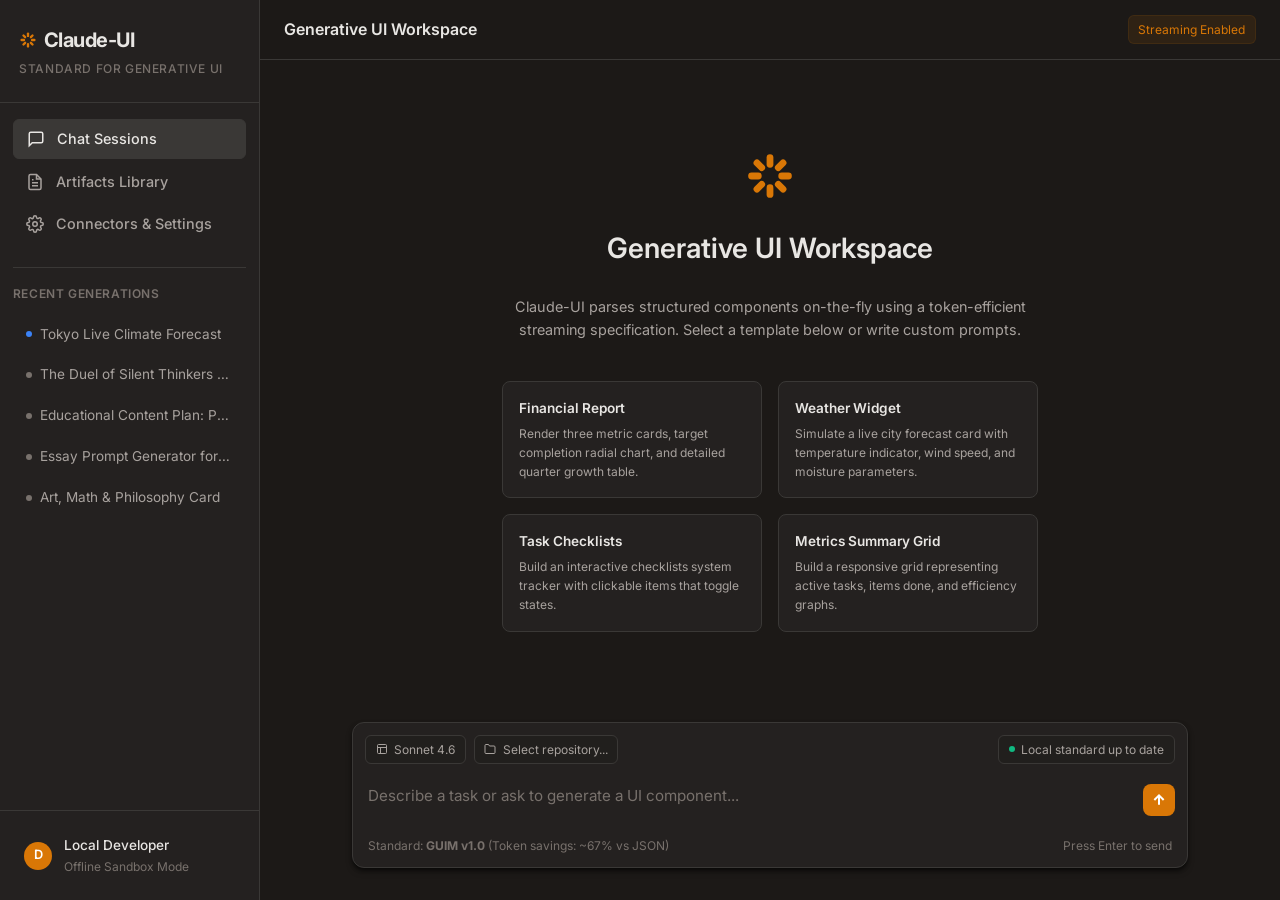
<file: index.html>
<!DOCTYPE html>
<html lang="en">
<head>
  <meta charset="UTF-8">
  <meta name="viewport" content="width=device-width, initial-scale=1.0">
  <title>Claude-UI - Standard for Generative UI</title>
  <meta name="description" content="An open alternative for Generative UI rendering, streaming interfaces, and component schemas.">
  <link rel="stylesheet" href="styles.css">
</head>
<body>

  <div class="app-container">
    
    <!-- Sidebar Navigation -->
    <aside class="sidebar">
      <div class="sidebar-header">
        <div class="brand">
          <h1 class="brand-title">
            <svg viewBox="0 0 100 100" width="18" height="18" fill="currentColor" style="color: var(--accent-color); flex-shrink:0;" aria-hidden="true">
              <g transform="translate(50,50)">
                <rect x="-6.5" y="-42" width="13" height="26" rx="6.5" transform="rotate(0)"/>
                <rect x="-6.5" y="-42" width="13" height="26" rx="6.5" transform="rotate(45)"/>
                <rect x="-6.5" y="-42" width="13" height="26" rx="6.5" transform="rotate(90)"/>
                <rect x="-6.5" y="-42" width="13" height="26" rx="6.5" transform="rotate(135)"/>
                <rect x="-6.5" y="-42" width="13" height="26" rx="6.5" transform="rotate(180)"/>
                <rect x="-6.5" y="-42" width="13" height="26" rx="6.5" transform="rotate(225)"/>
                <rect x="-6.5" y="-42" width="13" height="26" rx="6.5" transform="rotate(270)"/>
                <rect x="-6.5" y="-42" width="13" height="26" rx="6.5" transform="rotate(315)"/>
              </g>
            </svg>
            Claude-UI
          </h1>
          <span class="brand-subtitle">Standard for Generative UI</span>
        </div>
      </div>
      
      <nav class="sidebar-menu">
        <button class="menu-btn active" data-view="chat">
          <!-- Message Chat Icon -->
          <svg fill="none" stroke="currentColor" stroke-width="2" viewBox="0 0 24 24">
            <path d="M21 15a2 2 0 0 1-2 2H7l-4 4V5a2 2 0 0 1 2-2h14a2 2 0 0 1 2 2z"/>
          </svg>
          Chat Sessions
        </button>
        
        <button class="menu-btn" data-view="artifacts">
          <!-- Document Gallery Icon -->
          <svg fill="none" stroke="currentColor" stroke-width="2" viewBox="0 0 24 24">
            <path d="M14 2H6a2 2 0 0 0-2 2v16a2 2 0 0 0 2 2h12a2 2 0 0 0 2-2V8z"/>
            <polyline points="14 2 14 8 20 8"/>
            <line x1="16" y1="13" x2="8" y2="13"/>
            <line x1="16" y1="17" x2="8" y2="17"/>
            <polyline points="10 9 9 9 8 9"/>
          </svg>
          Artifacts Library
        </button>
        
        <button class="menu-btn" data-view="settings">
          <!-- Settings Icon -->
          <svg fill="none" stroke="currentColor" stroke-width="2" viewBox="0 0 24 24">
            <circle cx="12" cy="12" r="3"/>
            <path d="M19.4 15a1.65 1.65 0 0 0 .33 1.82l.06.06a2 2 0 1 1-2.83 2.83l-.06-.06a1.65 1.65 0 0 0-1.82-.33 1.65 1.65 0 0 0-1 1.51V21a2 2 0 0 1-4 0v-.09A1.65 1.65 0 0 0 9 19.4a1.65 1.65 0 0 0-1.82.33l-.06.06a2 2 0 1 1-2.83-2.83l.06-.06a1.65 1.65 0 0 0 .33-1.82 1.65 1.65 0 0 0-1.51-1H3a2 2 0 0 1 0-4h.09A1.65 1.65 0 0 0 4.6 9a1.65 1.65 0 0 0-.33-1.82l-.06-.06a2 2 0 1 1 2.83-2.83l.06.06a1.65 1.65 0 0 0 1.82.33H9a1.65 1.65 0 0 0 1-1.51V3a2 2 0 0 1 4 0v.09a1.65 1.65 0 0 0 1 1.51 1.65 1.65 0 0 0 1.82-.33l.06-.06a2 2 0 1 1 2.83 2.83l-.06.06a1.65 1.65 0 0 0-.33 1.82V9a1.65 1.65 0 0 0 1.51 1H21a2 2 0 0 1 0 4h-.09a1.65 1.65 0 0 0-1.51 1z"/>
          </svg>
          Connectors & Settings
        </button>
      </nav>
      
      <div class="sidebar-divider"></div>
      
      <div class="sidebar-section-title">Recent Generations</div>
      <div class="sidebar-recents scroller">
        <!-- Rendered dynamically by app.js -->
      </div>
      
      <div class="sidebar-footer">
        <div class="user-profile">
          <div class="user-avatar">D</div>
          <div class="user-info">
            <span class="user-name">Local Developer</span>
            <span class="user-role">Offline Sandbox Mode</span>
          </div>
        </div>
      </div>
    </aside>
    
    <!-- Main Workspace Content Area -->
    <main class="main-content">
      
      <!-- VIEW 1: CHAT DASHBOARD -->
      <section id="chat-view" class="view-panel active">
        <div class="chat-container">
          <div class="chat-header">
            <h2 class="chat-header-title">Generative UI Workspace</h2>
            <div class="chat-header-actions">
              <span class="meta-badge alert-badge">Streaming Enabled</span>
            </div>
          </div>
          
          <div class="chat-messages scroller" id="chat-messages">
            <!-- Welcome screen shown if conversation empty -->
            <div class="welcome-screen">
              <div class="welcome-logo">
                <svg viewBox="0 0 100 100" width="52" height="52" fill="currentColor" aria-hidden="true">
                  <g transform="translate(50,50)">
                    <rect x="-6.5" y="-42" width="13" height="26" rx="6.5" transform="rotate(0)"/>
                    <rect x="-6.5" y="-42" width="13" height="26" rx="6.5" transform="rotate(45)"/>
                    <rect x="-6.5" y="-42" width="13" height="26" rx="6.5" transform="rotate(90)"/>
                    <rect x="-6.5" y="-42" width="13" height="26" rx="6.5" transform="rotate(135)"/>
                    <rect x="-6.5" y="-42" width="13" height="26" rx="6.5" transform="rotate(180)"/>
                    <rect x="-6.5" y="-42" width="13" height="26" rx="6.5" transform="rotate(225)"/>
                    <rect x="-6.5" y="-42" width="13" height="26" rx="6.5" transform="rotate(270)"/>
                    <rect x="-6.5" y="-42" width="13" height="26" rx="6.5" transform="rotate(315)"/>
                  </g>
                </svg>
              </div>
              <h3 class="welcome-title">Generative UI Workspace</h3>
              <p style="color: var(--text-secondary); font-size: 0.9rem;">
                Claude-UI parses structured components on-the-fly using a token-efficient streaming specification. Select a template below or write custom prompts.
              </p>
              
              <div class="welcome-suggestions">
                <div class="suggestion-card" onclick="selectSuggestion('Financial report', 'Create a sales and revenue dashboard report')">
                  <h4 class="suggestion-title">Financial Report</h4>
                  <p class="suggestion-desc">Render three metric cards, target completion radial chart, and detailed quarter growth table.</p>
                </div>
                <div class="suggestion-card" onclick="selectSuggestion('Weather Forecast', 'Generate a weather summary layout for Tokyo')">
                  <h4 class="suggestion-title">Weather Widget</h4>
                  <p class="suggestion-desc">Simulate a live city forecast card with temperature indicator, wind speed, and moisture parameters.</p>
                </div>
                <div class="suggestion-card" onclick="selectSuggestion('Project Progress', 'Generate a project checklist for content creation')">
                  <h4 class="suggestion-title">Task Checklists</h4>
                  <p class="suggestion-desc">Build an interactive checklists system tracker with clickable items that toggle states.</p>
                </div>
                <div class="suggestion-card" onclick="selectSuggestion('Metrics Dashboard', 'Build a summary grid with task status metrics')">
                  <h4 class="suggestion-title">Metrics Summary Grid</h4>
                  <p class="suggestion-desc">Build a responsive grid representing active tasks, items done, and efficiency graphs.</p>
                </div>
              </div>
            </div>
          </div>
          
          <div class="chat-input-panel">
            <div class="input-box-wrapper">
              <div class="input-box-meta-bar">
                <div class="meta-badge">
                  <!-- Model badge -->
                  <svg fill="none" stroke="currentColor" stroke-width="2" viewBox="0 0 24 24" style="width:12px; height:12px;"><rect x="3" y="3" width="18" height="18" rx="2" ry="2"/><line x1="9" y1="21" x2="9" y2="9"/><line x1="3" y1="9" x2="21" y2="9"/></svg>
                  Sonnet 4.6
                </div>
                <div class="meta-badge">
                  <!-- Repo badge -->
                  <svg fill="none" stroke="currentColor" stroke-width="2" viewBox="0 0 24 24" style="width:12px; height:12px;"><path d="M22 19a2 2 0 0 1-2 2H4a2 2 0 0 1-2-2V5a2 2 0 0 1 2-2h5l2 3h9a2 2 0 0 1 2 2z"/></svg>
                  Select repository...
                </div>
                <div class="meta-badge" style="margin-left: auto;">
                  <span style="width:6px; height:6px; border-radius:50%; background-color:#10b981; display:inline-block;"></span>
                  Local standard up to date
                </div>
              </div>
              
              <div class="input-row">
                <textarea class="chat-input-field" placeholder="Describe a task or ask to generate a UI component..."></textarea>
                <button class="send-button" title="Send Prompt">
                  <!-- Arrow Up -->
                  <svg viewBox="0 0 24 24" fill="none" stroke="currentColor" stroke-width="3">
                    <line x1="12" y1="19" x2="12" y2="5"/>
                    <polyline points="5 12 12 5 19 12"/>
                  </svg>
                </button>
              </div>
              
              <div class="input-footer-bar">
                <div class="input-model-info">
                  <span>Standard: <strong>GUIM v1.0</strong> (Token savings: ~67% vs JSON)</span>
                </div>
                <span>Press Enter to send</span>
              </div>
            </div>
          </div>
        </div>
      </section>
      
      <!-- VIEW 2: ARTIFACTS GALLERY -->
      <section id="artifacts-view" class="view-panel">
        <div class="artifacts-container">
          <div class="artifacts-header">
            <div class="artifacts-title-area">
              <h2 class="artifacts-title">Artifacts Library</h2>
              <span class="artifacts-subtitle">Browse and export generated interface components</span>
            </div>
            
            <div class="artifacts-search-bar">
              <svg viewBox="0 0 24 24" fill="none" stroke="currentColor" stroke-width="2"><circle cx="11" cy="11" r="8"/><line x1="21" y1="21" x2="16.65" y2="16.65"/></svg>
              <input type="text" class="artifacts-search-input" placeholder="Search artifacts..." oninput="filterArtifacts()">
            </div>
            
            <button class="new-artifact-btn" onclick="switchView('chat')">Create New +</button>
          </div>
          
          <div class="artifacts-grid scroller">
            <!-- Rendered dynamically by app.js -->
          </div>
        </div>
      </section>
      
      <!-- VIEW 3: SETTINGS & SCHEMAS -->
      <section id="settings-view" class="view-panel">
        <div class="settings-container">
          <!-- Internal sidebar settings -->
          <div class="settings-sidebar">
            <h3 class="settings-sidebar-title">Configuration</h3>
            <button class="settings-tab-btn active" data-settings-tab="connectors">
              <svg fill="none" stroke="currentColor" stroke-width="2" viewBox="0 0 24 24"><path d="M10 13a5 5 0 0 0 7.54.54l3-3a5 5 0 0 0-7.07-7.07l-1.72 1.71"/><path d="M14 11a5 5 0 0 0-7.54-.54l-3 3a5 5 0 0 0 7.07 7.07l1.71-1.71"/></svg>
              Connectors
            </button>
            <button class="settings-tab-btn" data-settings-tab="schemas">
              <svg fill="none" stroke="currentColor" stroke-width="2" viewBox="0 0 24 24"><polygon points="12 2 2 7 12 12 22 7 12 2 12 12"/><polyline points="2 17 12 22 22 17"/><polyline points="2 12 12 17 22 12"/></svg>
              Schemas Registry
            </button>
            <button class="settings-tab-btn" data-settings-tab="general">
              <svg fill="none" stroke="currentColor" stroke-width="2" viewBox="0 0 24 24"><rect x="3" y="3" width="18" height="18" rx="2" ry="2"/><line x1="9" y1="3" x2="9" y2="21"/><line x1="15" y1="3" x2="15" y2="21"/></svg>
              General Settings
            </button>
          </div>
          
          <div class="settings-content scroller">
            
            <!-- Tab: Connectors (Matches Slide 1 & 2 design) -->
            <div class="settings-section active" id="settings-connectors">
              <div class="settings-section-header">
                <h3 class="settings-section-title">Connectors</h3>
                <span class="meta-badge">4 Registered</span>
              </div>
              <p style="color: var(--text-secondary); font-size: 0.85rem; margin-bottom: 1rem;">
                Connectors feed contextual API data back into the LLM context. When tools are queried, matching schema properties are loaded automatically.
              </p>
              
              <table class="connectors-table">
                <thead>
                  <tr>
                    <th>Connector</th>
                    <th>Type</th>
                    <th>Status</th>
                  </tr>
                </thead>
                <tbody>
                  <!-- Rendered dynamically by app.js -->
                </tbody>
              </table>
            </div>
            
            <!-- Tab: Schemas -->
            <div class="settings-section" id="settings-schemas">
              <div class="settings-section-header">
                <h3 class="settings-section-title">Component Schemas</h3>
                <span class="meta-badge">JSON-Schema</span>
              </div>
              <p style="color: var(--text-secondary); font-size: 0.85rem; margin-bottom: 1rem;">
                Define Zod / JSON schemas. The schema constraints are automatically bundled into the AI system prompts, ensuring correct parameter generation.
              </p>
              
              <!-- Form to register new schema -->
              <form class="schema-form" id="new-schema-form">
                <h4 style="font-size: 0.9rem; font-weight: 600;">Register Component Schema</h4>
                
                <div class="form-group">
                  <label class="form-label" for="schema-name">Component Name</label>
                  <input type="text" class="form-input" id="schema-name" placeholder="e.g. Sales Funnel Chart" required>
                </div>
                
                <div class="form-group">
                  <label class="form-label" for="schema-desc">Description (System guidelines)</label>
                  <textarea class="form-textarea" id="schema-desc" placeholder="Explain to the AI model when and how this component should be used..." required></textarea>
                </div>
                
                <div class="form-group">
                  <label class="form-label" for="schema-code">Schema structure (JSON/Zod)</label>
                  <textarea class="form-textarea" id="schema-code" style="font-family: var(--font-mono); font-size: 0.75rem;" placeholder='{\n  "label": "string",\n  "percentage": "number"\n}' required></textarea>
                </div>
                
                <button type="submit" class="new-artifact-btn" style="width: max-content; align-self: flex-end;">Save Component Schema</button>
              </form>
              
              <h4 style="font-size: 0.95rem; font-weight: 600; margin-top: 2rem; border-bottom: 1px solid var(--border-color); padding-bottom: 0.5rem;">Registered Component Standards</h4>
              <div class="schema-list-container">
                <!-- Rendered dynamically by app.js -->
              </div>
            </div>
            
            <!-- Tab: General Settings -->
            <div class="settings-section" id="settings-general">
              <div class="settings-section-header">
                <h3 class="settings-section-title">General Configuration</h3>
              </div>
              
              <div style="display:flex; flex-direction:column; gap:1.25rem; margin-top: 0.5rem;">
                <div class="form-group">
                  <label class="form-label">Active Spec Language</label>
                  <select class="form-input" style="background-color: var(--bg-secondary);">
                    <option value="guim">Generative UI Markup (GUIM v1.0)</option>
                    <option value="json">Raw JSON Schemas (standard)</option>
                  </select>
                </div>
                
                <div class="form-group">
                  <label class="form-label">Rendering Mode</label>
                  <select class="form-input" style="background-color: var(--bg-secondary);">
                    <option value="canvas">Web Components Canvas</option>
                    <option value="iframe">Isolated Iframe sandbox</option>
                  </select>
                </div>
                
                <div class="form-group">
                  <label class="form-label">Streaming Response Speed</label>
                  <select class="form-input" style="background-color: var(--bg-secondary);">
                    <option value="15">Normal (15ms delay)</option>
                    <option value="5">Hyper (5ms delay)</option>
                    <option value="0">Instant (No delay)</option>
                  </select>
                </div>
              </div>
            </div>
            
          </div>
        </div>
      </section>
      
      <!-- SLIDING DETAIL INSPECTOR SHEET (PULL-OUT DRAWER) -->
      <aside class="detail-pane" id="artifact-detail-pane">
        <div class="detail-header">
          <h3 class="detail-header-title" id="detail-title">
            Artifact Details
          </h3>
          <button class="detail-close-btn" title="Close inspector">
            <svg style="width: 16px; height: 16px;" fill="none" stroke="currentColor" stroke-width="2.5" viewBox="0 0 24 24">
              <line x1="18" y1="6" x2="6" y2="18"/>
              <line x1="6" y1="6" x2="18" y2="18"/>
            </svg>
          </button>
        </div>
        
        <div class="detail-body">
          <nav class="detail-tabs">
            <button class="detail-tab active" data-detail-tab="preview">Live Canvas</button>
            <button class="detail-tab" data-detail-tab="markup">Raw Markup (GUIM)</button>
            <button class="detail-tab" data-detail-tab="react">React Code</button>
            <button class="detail-tab" data-detail-tab="html">HTML Output</button>
          </nav>
          
          <!-- Tab Panel 1: Live Preview -->
          <div class="detail-tab-content active" id="detail-tab-preview">
            <div class="detail-preview-panel" id="detail-preview-content">
              <!-- Rendered parsed element dynamically -->
            </div>
          </div>
          
          <!-- Tab Panel 2, 3, 4: Code views -->
          <div class="detail-tab-content" id="detail-tab-markup">
            <div class="detail-code-panel">
              <button class="code-copy-btn">Copy</button>
              <pre><code id="detail-code-content" style="white-space: pre-wrap; font-family: var(--font-mono); font-size:0.8rem;"></code></pre>
            </div>
          </div>
          <div class="detail-tab-content" id="detail-tab-react">
            <!-- Shared code pane container target -->
          </div>
          <div class="detail-tab-content" id="detail-tab-html">
            <!-- Shared code pane container target -->
          </div>
        </div>
      </aside>
      
    </main>
  </div>

  <!-- Scripts -->
  <script src="parser.js"></script>
  <script src="app.js"></script>
</body>
</html>
</file>
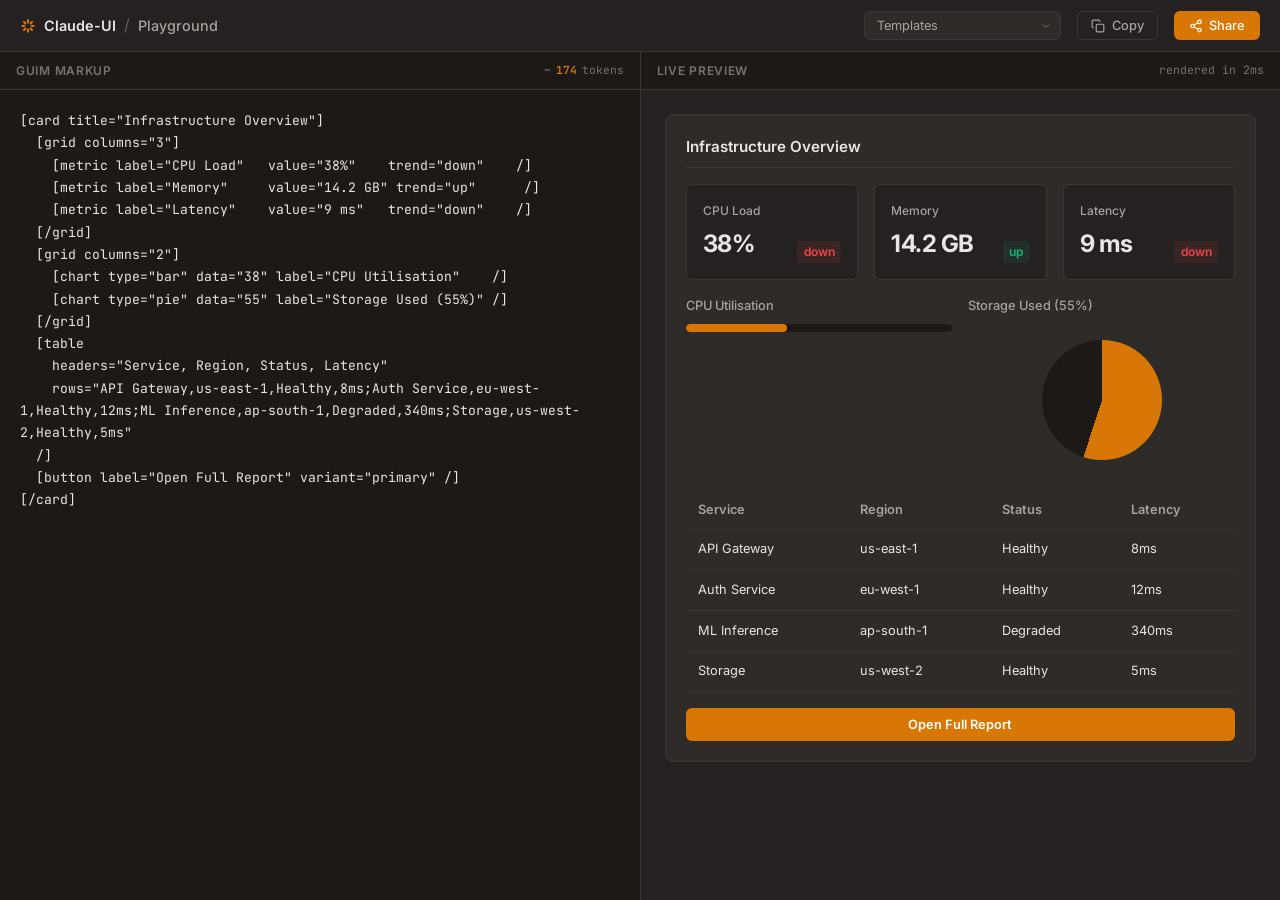
<file: playground.html>
<!DOCTYPE html>
<html lang="en">
<head>
  <meta charset="UTF-8">
  <meta name="viewport" content="width=device-width, initial-scale=1.0">
  <title>GUIM Playground — Claude-UI</title>
  <meta name="description" content="Write GUIM markup and see components render live. No install, no build step.">
  <link rel="stylesheet" href="styles.css">
  <style>
    body {
      overflow: hidden;
      height: 100vh;
      display: flex;
      flex-direction: column;
    }

    /* ── Top bar ── */
    .pg-topbar {
      height: 52px;
      border-bottom: 1px solid var(--border-color);
      display: flex;
      align-items: center;
      padding: 0 1.25rem;
      gap: 1rem;
      flex-shrink: 0;
      background: var(--bg-secondary);
    }

    .pg-brand {
      display: flex;
      align-items: center;
      gap: 0.5rem;
      font-size: 0.9rem;
      font-weight: 600;
      color: var(--text-primary);
      text-decoration: none;
    }

    .pg-brand-sep {
      color: var(--text-muted);
      font-weight: 300;
      font-size: 1rem;
    }

    .pg-brand-label {
      color: var(--text-secondary);
      font-weight: 500;
    }

    .pg-spacer { flex: 1; }

    .pg-template-select {
      appearance: none;
      background: var(--bg-tertiary);
      border: 1px solid var(--border-color);
      border-radius: 6px;
      color: var(--text-secondary);
      font-size: 0.8rem;
      font-family: var(--font-sans);
      padding: 0.35rem 1.8rem 0.35rem 0.75rem;
      cursor: pointer;
      background-image: url("data:image/svg+xml,%3Csvg xmlns='http://www.w3.org/2000/svg' width='12' height='12' viewBox='0 0 24 24' fill='none' stroke='%2378716c' stroke-width='2'%3E%3Cpolyline points='6 9 12 15 18 9'/%3E%3C/svg%3E");
      background-repeat: no-repeat;
      background-position: right 0.5rem center;
      transition: border-color 0.15s;
    }

    .pg-template-select:focus {
      outline: none;
      border-color: var(--accent-color);
    }

    .pg-btn {
      display: flex;
      align-items: center;
      gap: 0.4rem;
      padding: 0.35rem 0.85rem;
      border-radius: 6px;
      font-size: 0.8rem;
      font-weight: 500;
      font-family: var(--font-sans);
      cursor: pointer;
      transition: all 0.15s;
      border: 1px solid var(--border-color);
    }

    .pg-btn-ghost {
      background: transparent;
      color: var(--text-secondary);
    }

    .pg-btn-ghost:hover {
      background: var(--bg-active);
      color: var(--text-primary);
    }

    .pg-btn-accent {
      background: var(--accent-color);
      color: #fff;
      border-color: transparent;
    }

    .pg-btn-accent:hover {
      background: var(--accent-hover);
    }

    .pg-btn svg { width: 14px; height: 14px; }

    /* ── Split layout ── */
    .pg-split {
      display: grid;
      grid-template-columns: 1fr 1px 1fr;
      flex: 1;
      min-height: 0;
    }

    /* ── Editor pane ── */
    .pg-pane {
      display: flex;
      flex-direction: column;
      min-height: 0;
      overflow: hidden;
    }

    .pg-pane-header {
      display: flex;
      align-items: center;
      justify-content: space-between;
      padding: 0 1rem;
      height: 38px;
      border-bottom: 1px solid var(--border-color);
      flex-shrink: 0;
      background: var(--bg-primary);
    }

    .pg-pane-title {
      font-size: 0.75rem;
      font-weight: 600;
      text-transform: uppercase;
      letter-spacing: 0.06em;
      color: var(--text-muted);
    }

    .pg-pane-meta {
      font-size: 0.72rem;
      color: var(--text-muted);
      font-family: var(--font-mono);
    }

    .pg-editor {
      flex: 1;
      resize: none;
      border: none;
      outline: none;
      background: var(--bg-primary);
      color: var(--text-primary);
      font-family: var(--font-mono);
      font-size: 0.82rem;
      line-height: 1.7;
      padding: 1.25rem;
      overflow-y: auto;
      tab-size: 2;
      scrollbar-width: thin;
      scrollbar-color: var(--border-color) transparent;
    }

    .pg-editor::-webkit-scrollbar { width: 6px; }
    .pg-editor::-webkit-scrollbar-thumb { background: var(--border-color); border-radius: 3px; }

    /* ── Divider ── */
    .pg-divider {
      background: var(--border-color);
      cursor: col-resize;
      position: relative;
    }

    .pg-divider::after {
      content: '';
      position: absolute;
      inset: 0 -4px;
      cursor: col-resize;
    }

    /* ── Preview pane ── */
    .pg-preview {
      flex: 1;
      overflow-y: auto;
      padding: 1.5rem;
      background: var(--bg-secondary);
      scrollbar-width: thin;
      scrollbar-color: var(--border-color) transparent;
    }

    .pg-preview::-webkit-scrollbar { width: 6px; }
    .pg-preview::-webkit-scrollbar-thumb { background: var(--border-color); border-radius: 3px; }

    .pg-preview-empty {
      display: flex;
      flex-direction: column;
      align-items: center;
      justify-content: center;
      height: 100%;
      gap: 0.75rem;
      color: var(--text-muted);
    }

    .pg-preview-empty svg { opacity: 0.3; }

    .pg-preview-empty p {
      font-size: 0.85rem;
      text-align: center;
      max-width: 220px;
      line-height: 1.6;
    }

    /* ── Error state ── */
    .pg-error {
      font-family: var(--font-mono);
      font-size: 0.78rem;
      color: #f87171;
      background: rgba(239,68,68,0.08);
      border: 1px solid rgba(239,68,68,0.2);
      border-radius: 6px;
      padding: 0.75rem 1rem;
      margin-bottom: 1rem;
    }

    /* ── Toast ── */
    .pg-toast {
      position: fixed;
      bottom: 1.5rem;
      left: 50%;
      transform: translateX(-50%) translateY(10px);
      background: var(--bg-active);
      border: 1px solid var(--border-color);
      border-radius: 8px;
      padding: 0.6rem 1.1rem;
      font-size: 0.82rem;
      color: var(--text-primary);
      display: flex;
      align-items: center;
      gap: 0.5rem;
      opacity: 0;
      transition: opacity 0.2s, transform 0.2s;
      pointer-events: none;
      z-index: 999;
    }

    .pg-toast.show {
      opacity: 1;
      transform: translateX(-50%) translateY(0);
    }

    .pg-toast-dot {
      width: 7px;
      height: 7px;
      border-radius: 50%;
      background: #22c55e;
      flex-shrink: 0;
    }

    /* ── Token counter badge ── */
    .token-badge {
      display: inline-flex;
      align-items: center;
      gap: 0.3rem;
      font-size: 0.7rem;
      font-family: var(--font-mono);
      color: var(--text-muted);
    }

    .token-badge-count {
      color: var(--accent-color);
      font-weight: 600;
    }

    /* ── Mobile: tab mode ── */
    @media (max-width: 700px) {
      body { overflow: auto; }

      .pg-split {
        grid-template-columns: 1fr;
        grid-template-rows: auto 1px auto;
        flex: none;
      }

      .pg-divider { height: 1px; cursor: row-resize; }
      .pg-divider::after { inset: -4px 0; cursor: row-resize; }

      .pg-pane { height: 50vh; }
    }
  </style>
</head>
<body>

  <!-- Top bar -->
  <header class="pg-topbar">
    <a class="pg-brand" href="index.html">
      <svg viewBox="0 0 100 100" width="16" height="16" fill="currentColor" style="color:var(--accent-color)" aria-hidden="true">
        <g transform="translate(50,50)">
          <rect x="-6.5" y="-42" width="13" height="26" rx="6.5" transform="rotate(0)"/>
          <rect x="-6.5" y="-42" width="13" height="26" rx="6.5" transform="rotate(45)"/>
          <rect x="-6.5" y="-42" width="13" height="26" rx="6.5" transform="rotate(90)"/>
          <rect x="-6.5" y="-42" width="13" height="26" rx="6.5" transform="rotate(135)"/>
          <rect x="-6.5" y="-42" width="13" height="26" rx="6.5" transform="rotate(180)"/>
          <rect x="-6.5" y="-42" width="13" height="26" rx="6.5" transform="rotate(225)"/>
          <rect x="-6.5" y="-42" width="13" height="26" rx="6.5" transform="rotate(270)"/>
          <rect x="-6.5" y="-42" width="13" height="26" rx="6.5" transform="rotate(315)"/>
        </g>
      </svg>
      Claude-UI
      <span class="pg-brand-sep">/</span>
      <span class="pg-brand-label">Playground</span>
    </a>

    <div class="pg-spacer"></div>

    <select class="pg-template-select" id="template-select" title="Load a template">
      <option value="">Templates</option>
      <option value="dashboard">Infrastructure Dashboard</option>
      <option value="sales">Sales Report</option>
      <option value="tasks">Sprint Checklist</option>
      <option value="weather">Weather Widget</option>
      <option value="blank">— Blank —</option>
    </select>

    <button class="pg-btn pg-btn-ghost" id="copy-markup-btn" title="Copy GUIM markup">
      <svg fill="none" stroke="currentColor" stroke-width="2" viewBox="0 0 24 24">
        <rect x="9" y="9" width="13" height="13" rx="2" ry="2"/>
        <path d="M5 15H4a2 2 0 0 1-2-2V4a2 2 0 0 1 2-2h9a2 2 0 0 1 2 2v1"/>
      </svg>
      Copy
    </button>

    <button class="pg-btn pg-btn-accent" id="share-btn" title="Share this playground via URL">
      <svg fill="none" stroke="currentColor" stroke-width="2" viewBox="0 0 24 24">
        <circle cx="18" cy="5" r="3"/><circle cx="6" cy="12" r="3"/><circle cx="18" cy="19" r="3"/>
        <line x1="8.59" y1="13.51" x2="15.42" y2="17.49"/>
        <line x1="15.41" y1="6.51" x2="8.59" y2="10.49"/>
      </svg>
      Share
    </button>
  </header>

  <!-- Split editor / preview -->
  <div class="pg-split">

    <!-- Left: GUIM editor -->
    <div class="pg-pane">
      <div class="pg-pane-header">
        <span class="pg-pane-title">GUIM Markup</span>
        <span class="pg-pane-meta" id="token-display">
          <span class="token-badge">
            ~<span class="token-badge-count" id="token-count">0</span> tokens
          </span>
        </span>
      </div>
      <textarea
        class="pg-editor scroller"
        id="guim-editor"
        spellcheck="false"
        autocorrect="off"
        autocapitalize="off"
        placeholder="Start typing GUIM markup..."
      ></textarea>
    </div>

    <div class="pg-divider"></div>

    <!-- Right: Live preview -->
    <div class="pg-pane">
      <div class="pg-pane-header">
        <span class="pg-pane-title">Live Preview</span>
        <span class="pg-pane-meta" id="render-status"></span>
      </div>
      <div class="pg-preview scroller" id="guim-preview">
        <div class="pg-preview-empty" id="preview-empty">
          <svg width="36" height="36" viewBox="0 0 24 24" fill="none" stroke="currentColor" stroke-width="1.5">
            <rect x="3" y="3" width="18" height="18" rx="2"/>
            <path d="M3 9h18M9 21V9"/>
          </svg>
          <p>Your components will appear here as you type GUIM markup.</p>
        </div>
      </div>
    </div>
  </div>

  <!-- Toast notification -->
  <div class="pg-toast" id="toast">
    <span class="pg-toast-dot"></span>
    <span id="toast-msg">Link copied to clipboard</span>
  </div>

  <script src="parser.js"></script>
  <script>
    const TEMPLATES = {
      dashboard: `[card title="Infrastructure Overview"]
  [grid columns="3"]
    [metric label="CPU Load"   value="38%"    trend="down"    /]
    [metric label="Memory"     value="14.2 GB" trend="up"      /]
    [metric label="Latency"    value="9 ms"   trend="down"    /]
  [/grid]
  [grid columns="2"]
    [chart type="bar" data="38" label="CPU Utilisation"    /]
    [chart type="pie" data="55" label="Storage Used (55%)" /]
  [/grid]
  [table
    headers="Service, Region, Status, Latency"
    rows="API Gateway,us-east-1,Healthy,8ms;Auth Service,eu-west-1,Healthy,12ms;ML Inference,ap-south-1,Degraded,340ms;Storage,us-west-2,Healthy,5ms"
  /]
  [button label="Open Full Report" variant="primary" /]
[/card]`,

      sales: `[card title="Q3 Sales Report"]
  [grid columns="3"]
    [metric label="Revenue"       value="$84,200" trend="+18%"  /]
    [metric label="New Customers" value="1,430"   trend="+6%"   /]
    [metric label="Churn Rate"    value="0.8%"    trend="down"  /]
  [/grid]
  [chart type="pie" data="70" label="Target Achieved (70%)" /]
  [table
    headers="Month, Revenue, Growth, Status"
    rows="January,$62K,+4%,On track;February,$68K,+9%,Ahead;March,$71K,+5%,On track;April,$84K,+18%,Exceeded"
  /]
  [grid columns="2"]
    [button label="Export Report"     variant="primary"   /]
    [button label="Schedule Review"   variant="secondary" /]
  [/grid]
[/card]`,

      tasks: `[card title="Sprint 14 — Week 2"]
  [grid columns="2"]
    [metric label="Done"       value="8/13"  trend="+3"    /]
    [metric label="Remaining"  value="5"     trend="down"  /]
  [/grid]
  [tasktracker tasks="Design token audit, Update color palette to warm-dark, Swap Outfit → Inter font, Restyle chat bubbles, Add Claude logomark, Write examples page, Build GUIM playground, Publish parser as npm package" /]
  [button label="Mark Sprint Complete" variant="primary" /]
[/card]`,

      weather: `[card title="Live Weather Forecast"]
  [grid columns="2"]
    [weather city="Mexico City" temp="22" condition="Partly Cloudy" /]
    [weather city="Tokyo, JP"   temp="29" condition="Clear"          /]
  [/grid]
  [grid columns="2"]
    [metric label="CDMX Humidity" value="68%"     /]
    [metric label="Tokyo Wind"    value="14 km/h" /]
  [/grid]
[/card]`,

      blank: ''
    };

    const editor   = document.getElementById('guim-editor');
    const preview  = document.getElementById('guim-preview');
    const empty    = document.getElementById('preview-empty');
    const tokenEl  = document.getElementById('token-count');
    const statusEl = document.getElementById('render-status');
    const shareBtn = document.getElementById('share-btn');
    const copyBtn  = document.getElementById('copy-markup-btn');
    const tmplSel  = document.getElementById('template-select');
    const toast    = document.getElementById('toast');
    const toastMsg = document.getElementById('toast-msg');

    let renderTimer = null;
    let toastTimer  = null;

    function estimateTokens(text) {
      return Math.ceil(text.length / 4);
    }

    function showToast(msg) {
      toastMsg.textContent = msg;
      toast.classList.add('show');
      clearTimeout(toastTimer);
      toastTimer = setTimeout(() => toast.classList.remove('show'), 2800);
    }

    function render() {
      const markup = editor.value.trim();

      tokenEl.textContent = estimateTokens(editor.value);

      if (!markup) {
        empty.style.display = 'flex';
        const existing = preview.querySelector('.gui-card, .guim-root');
        if (existing) existing.remove();
        statusEl.textContent = '';
        return;
      }

      empty.style.display = 'none';

      const t0 = performance.now();
      try {
        const node = window.ClaudeUIParser.parseGUIM(markup);
        const old  = preview.querySelector('[data-guim-render]');
        if (old) old.remove();
        node.setAttribute('data-guim-render', '');
        preview.appendChild(node);
        const ms = Math.round(performance.now() - t0);
        statusEl.textContent = `rendered in ${ms}ms`;
      } catch (err) {
        const errEl = document.createElement('div');
        errEl.className = 'pg-error';
        errEl.textContent = `Parse error: ${err.message}`;
        const old = preview.querySelector('[data-guim-render]');
        if (old) old.remove();
        errEl.setAttribute('data-guim-render', '');
        preview.appendChild(errEl);
        statusEl.textContent = 'error';
      }
    }

    function debouncedRender() {
      clearTimeout(renderTimer);
      renderTimer = setTimeout(render, 120);
    }

    editor.addEventListener('input', debouncedRender);

    editor.addEventListener('keydown', (e) => {
      if (e.key === 'Tab') {
        e.preventDefault();
        const s = editor.selectionStart;
        const end = editor.selectionEnd;
        editor.value = editor.value.substring(0, s) + '  ' + editor.value.substring(end);
        editor.selectionStart = editor.selectionEnd = s + 2;
        debouncedRender();
      }
    });

    tmplSel.addEventListener('change', () => {
      const key = tmplSel.value;
      if (!key) return;
      editor.value = TEMPLATES[key] || '';
      tmplSel.value = '';
      render();
    });

    shareBtn.addEventListener('click', () => {
      const encoded = btoa(unescape(encodeURIComponent(editor.value)));
      const url = `${location.origin}${location.pathname}#${encoded}`;
      history.pushState(null, '', `#${encoded}`);
      navigator.clipboard.writeText(url)
        .then(() => showToast('Link copied — share it anywhere'))
        .catch(() => showToast('URL updated in address bar'));
    });

    copyBtn.addEventListener('click', () => {
      navigator.clipboard.writeText(editor.value)
        .then(() => showToast('Markup copied to clipboard'));
    });

    function loadFromHash() {
      const hash = location.hash.slice(1);
      if (!hash) return false;
      try {
        const decoded = decodeURIComponent(escape(atob(hash)));
        editor.value = decoded;
        return true;
      } catch {
        return false;
      }
    }

    const loadedFromHash = loadFromHash();
    if (!loadedFromHash) {
      editor.value = TEMPLATES.dashboard;
    }

    render();
  </script>
</body>
</html>
</file>
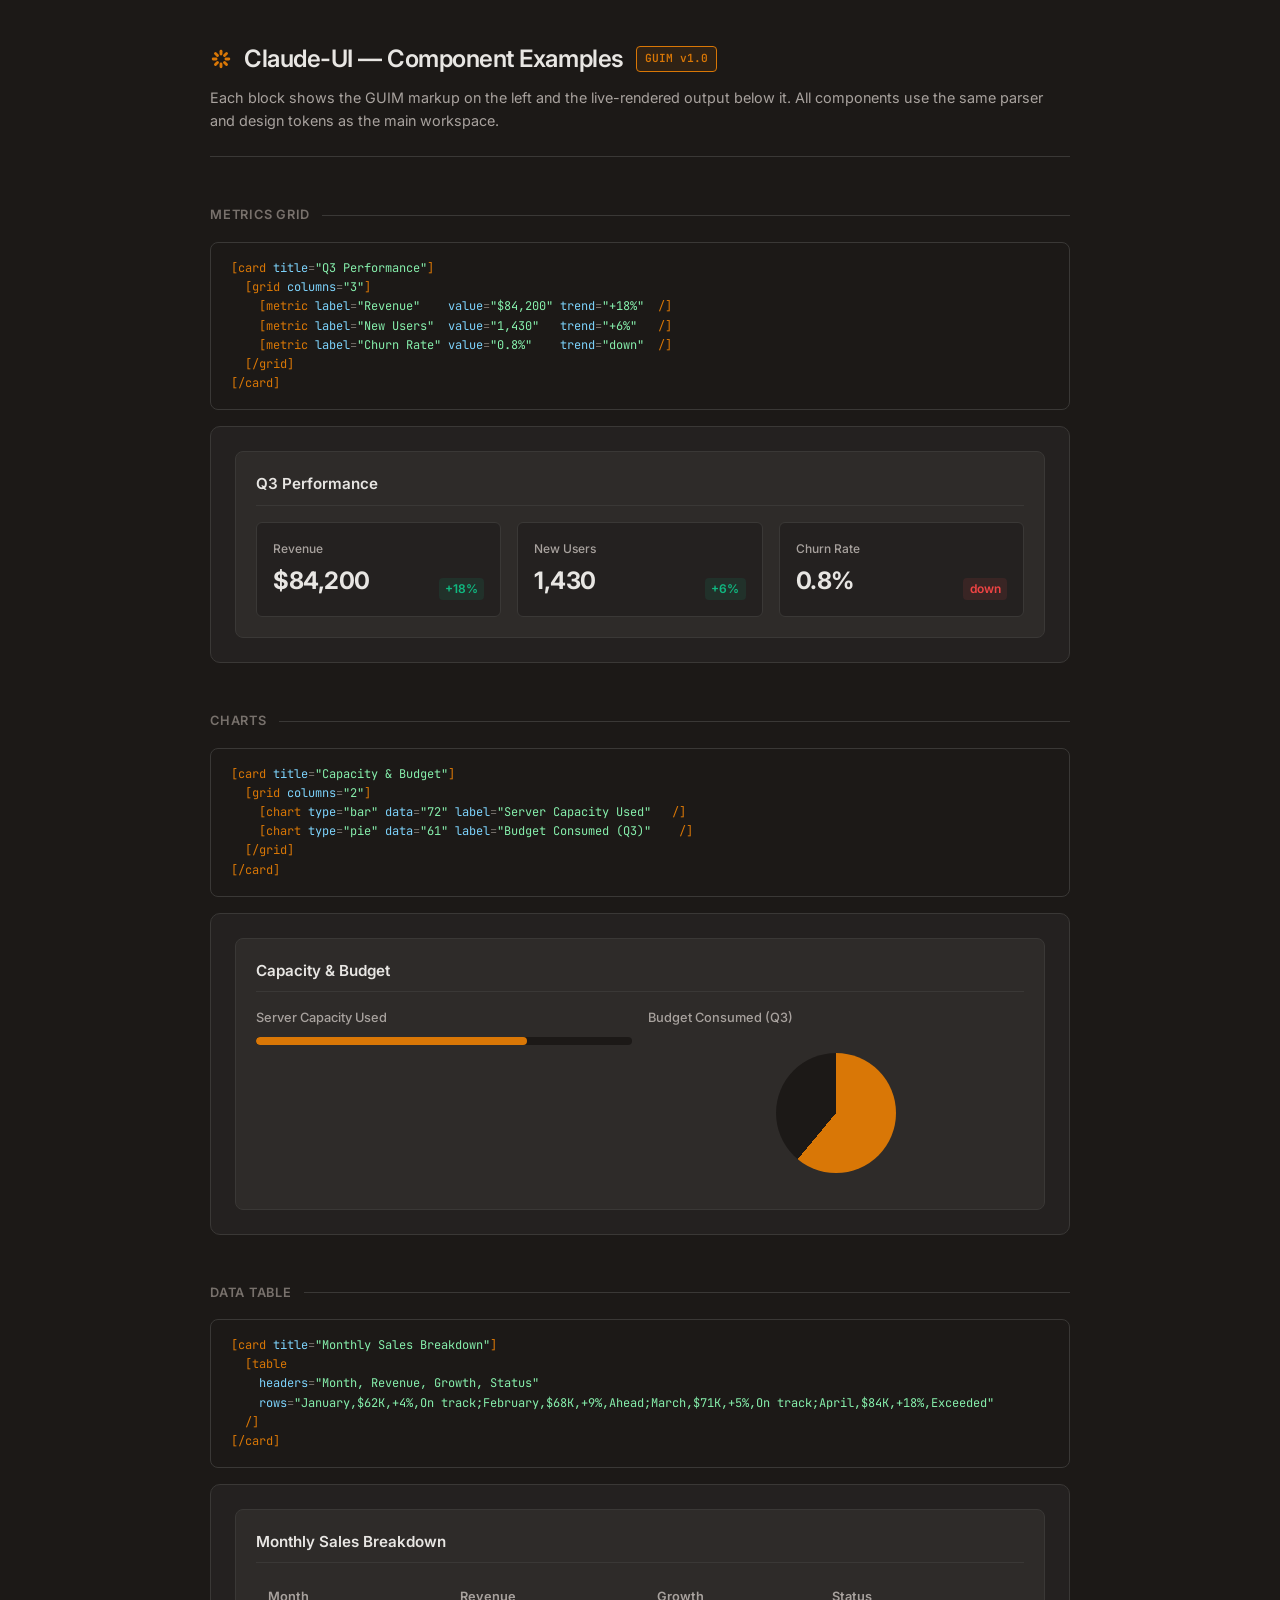
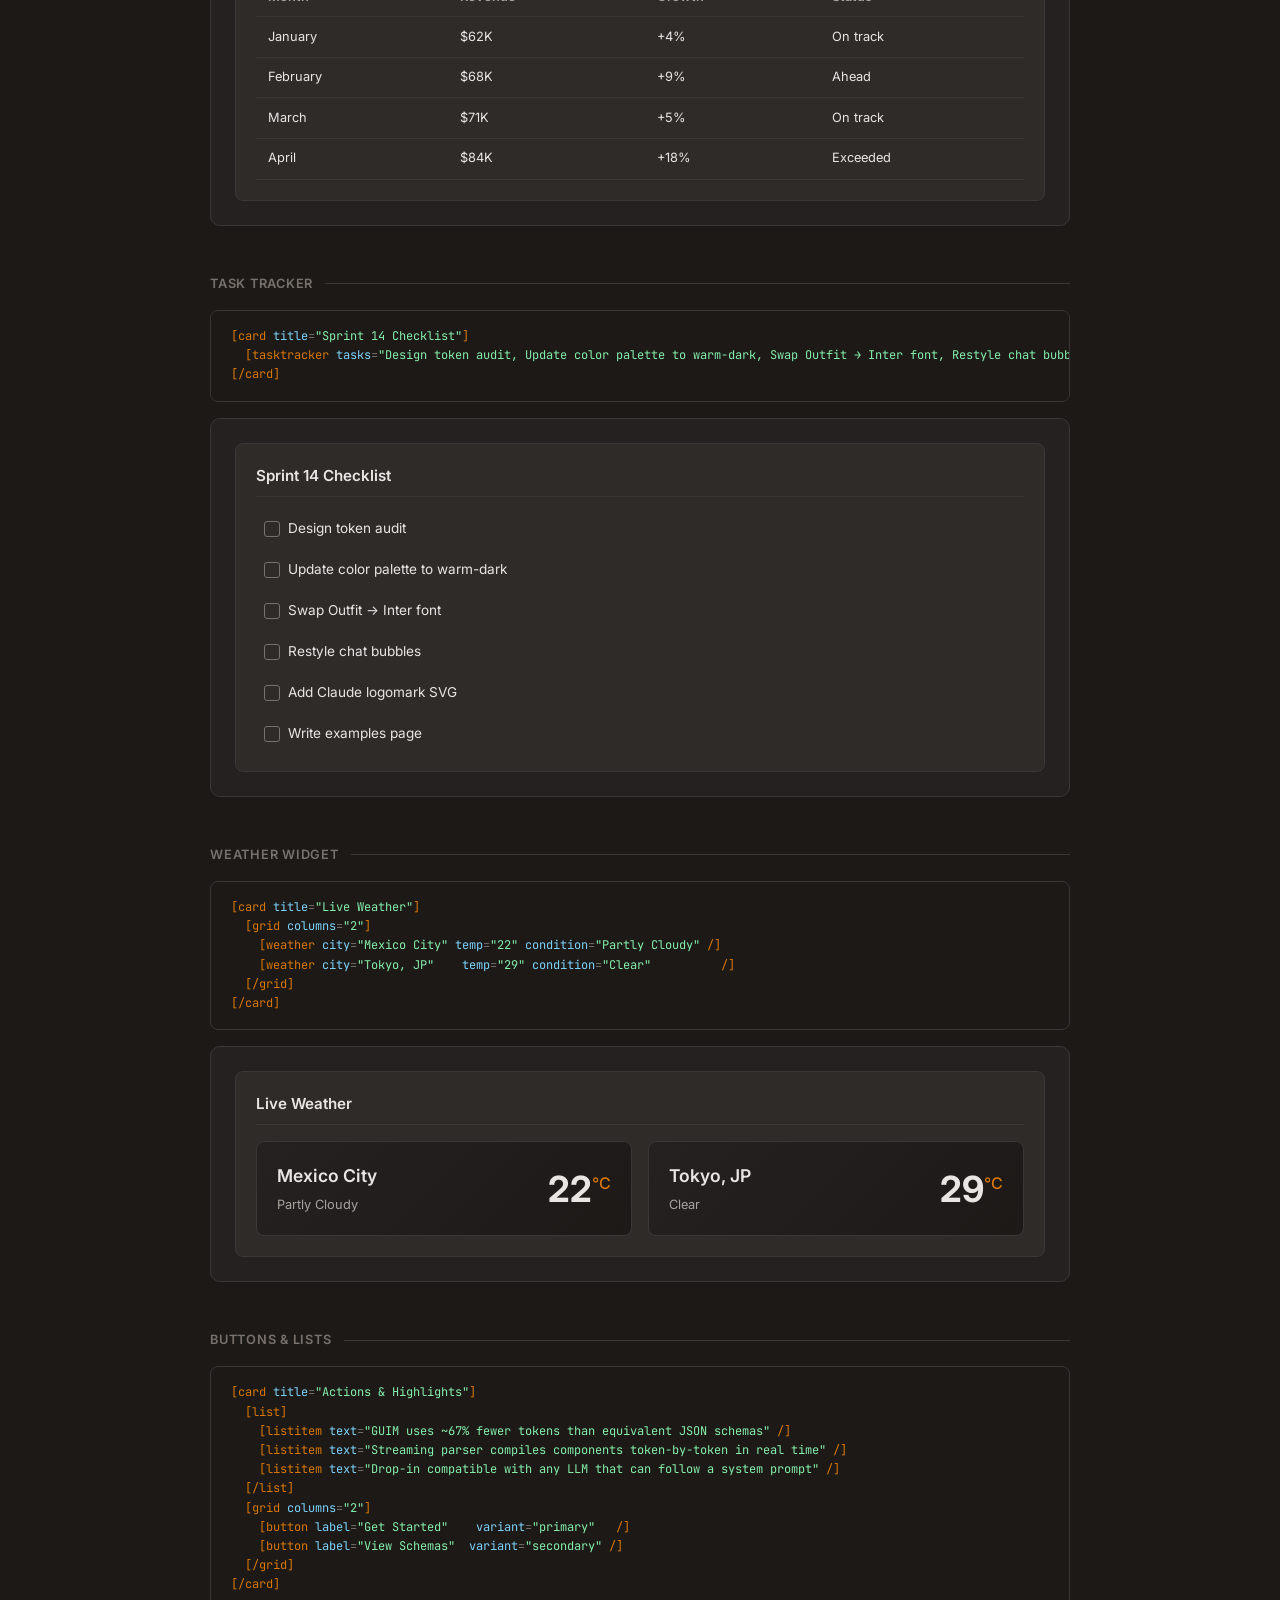
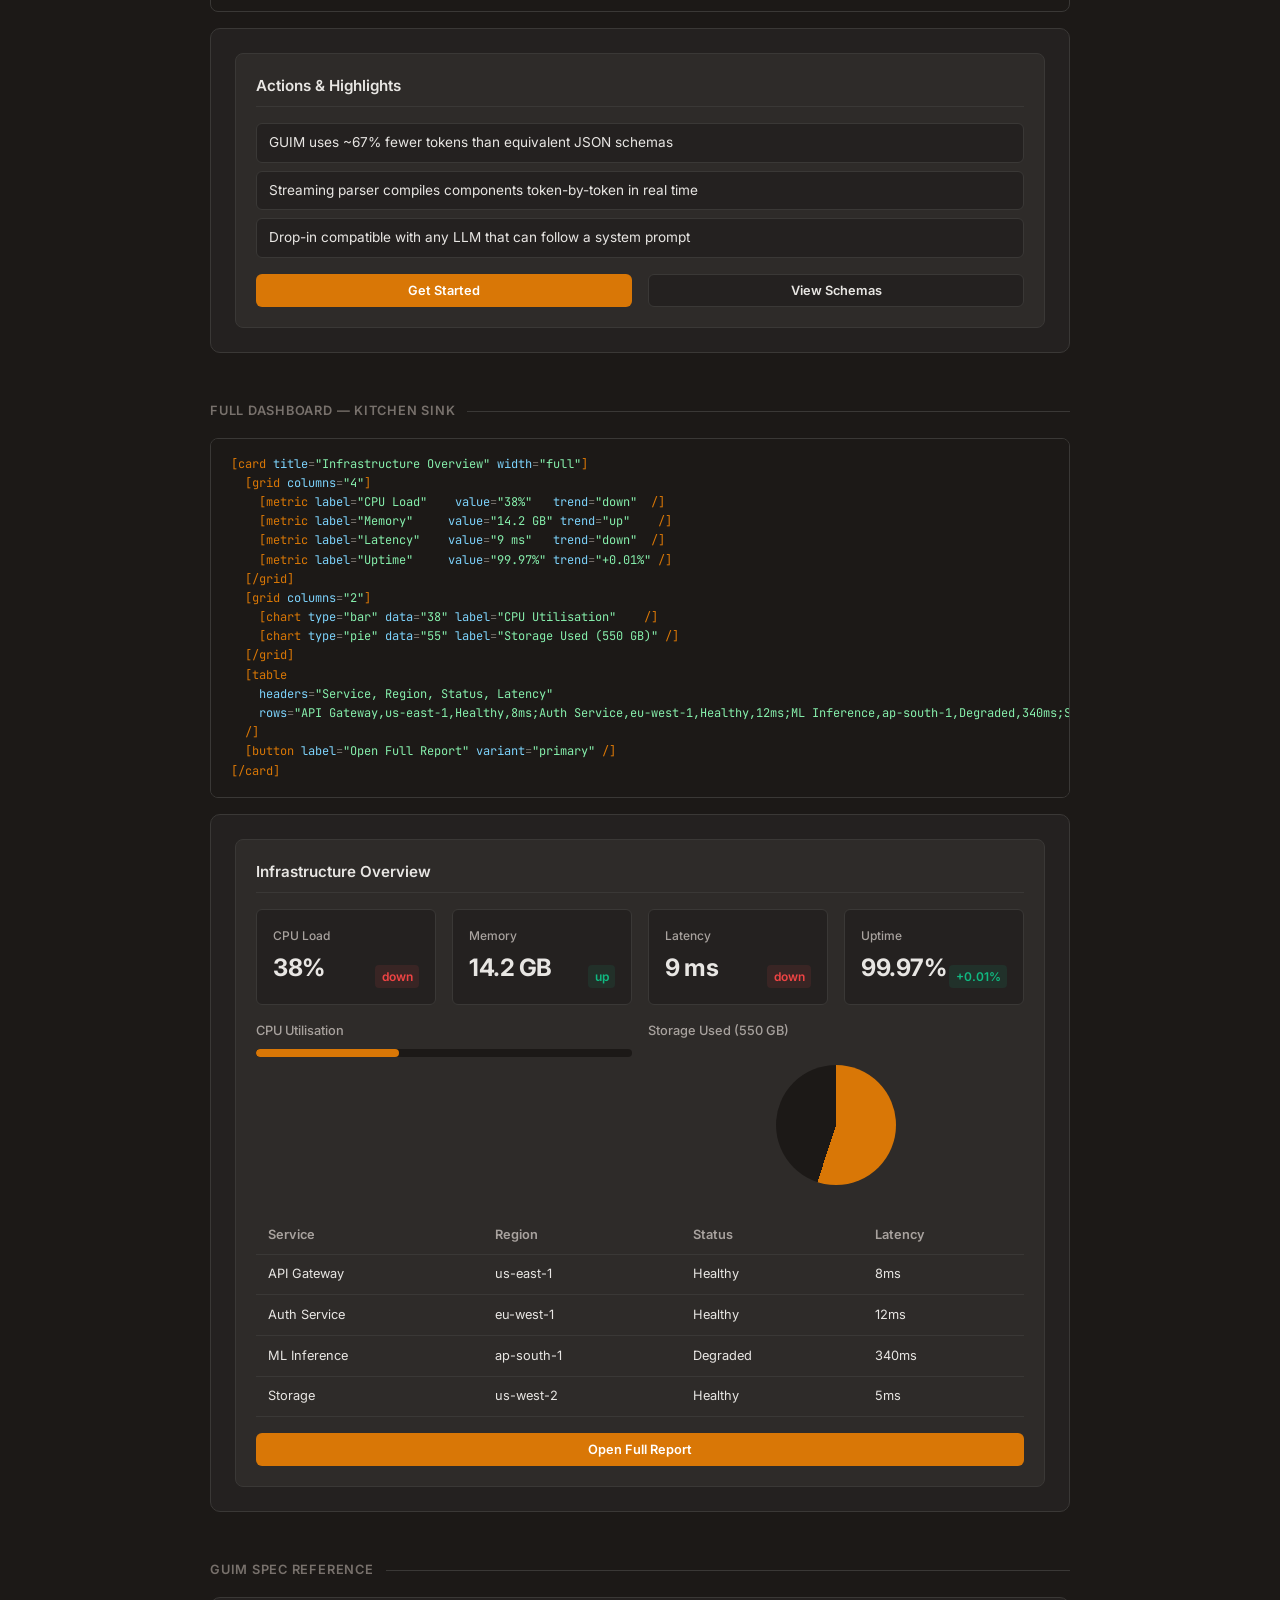
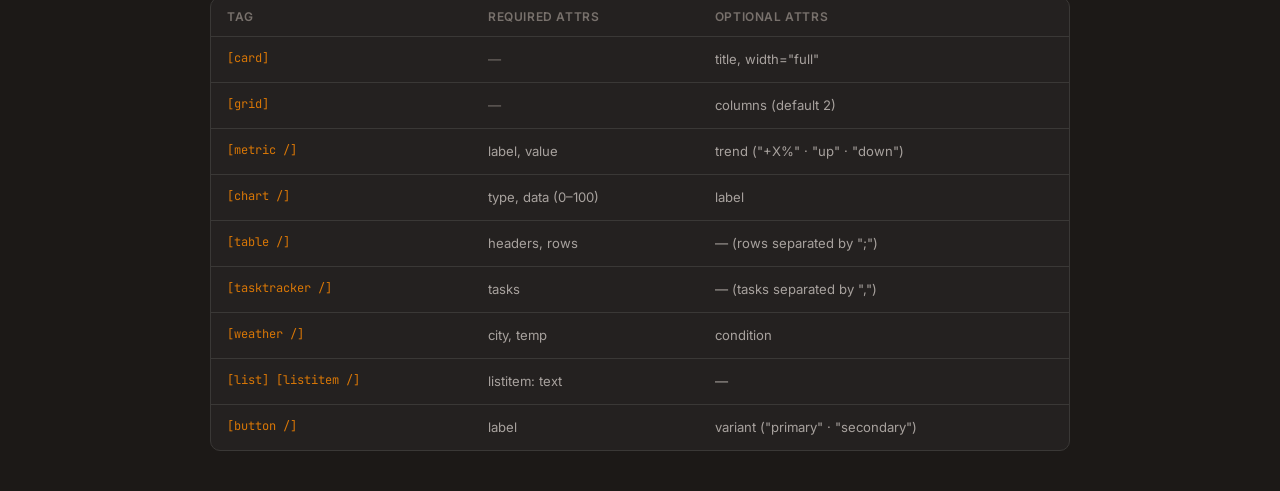
<file: examples/dashboard.html>
<!DOCTYPE html>
<html lang="en">
<head>
  <meta charset="UTF-8">
  <meta name="viewport" content="width=device-width, initial-scale=1.0">
  <title>Claude-UI — Dashboard Example</title>
  <link rel="stylesheet" href="../styles.css">
  <style>
    body {
      overflow-y: auto;
      height: auto;
      padding: 2.5rem;
    }

    .example-page {
      max-width: 860px;
      margin: 0 auto;
      display: flex;
      flex-direction: column;
      gap: 3rem;
    }

    /* Page header */
    .page-header {
      display: flex;
      flex-direction: column;
      gap: 0.5rem;
      padding-bottom: 1.5rem;
      border-bottom: 1px solid var(--border-color);
    }

    .page-header-top {
      display: flex;
      align-items: center;
      gap: 0.75rem;
    }

    .page-title {
      font-size: 1.5rem;
      font-weight: 600;
      letter-spacing: -0.02em;
      color: var(--text-primary);
    }

    .page-badge {
      font-size: 0.7rem;
      font-family: var(--font-mono);
      padding: 0.2rem 0.5rem;
      border-radius: 4px;
      background-color: var(--accent-bg);
      color: var(--accent-color);
      border: 1px solid var(--accent-color);
      font-weight: 600;
    }

    .page-subtitle {
      font-size: 0.9rem;
      color: var(--text-secondary);
    }

    /* Each example block */
    .example-block {
      display: flex;
      flex-direction: column;
      gap: 1rem;
    }

    .example-label {
      display: flex;
      align-items: center;
      gap: 0.75rem;
    }

    .example-label-title {
      font-size: 0.8rem;
      font-weight: 600;
      text-transform: uppercase;
      letter-spacing: 0.06em;
      color: var(--text-muted);
    }

    .example-label-line {
      flex: 1;
      height: 1px;
      background-color: var(--border-color);
    }

    .example-markup {
      background-color: var(--bg-primary);
      border: 1px solid var(--border-color);
      border-radius: 8px;
      padding: 1rem 1.25rem;
      font-family: var(--font-mono);
      font-size: 0.75rem;
      color: var(--text-muted);
      white-space: pre;
      overflow-x: auto;
    }

    .example-markup .tag    { color: var(--accent-color); }
    .example-markup .attr   { color: #7dd3fc; }
    .example-markup .value  { color: #86efac; }

    .example-render {
      background-color: var(--bg-secondary);
      border: 1px solid var(--border-color);
      border-radius: 10px;
      padding: 1.5rem;
    }

    /* GUIM Spec reference table */
    .spec-table {
      width: 100%;
      border-collapse: collapse;
      font-size: 0.82rem;
    }

    .spec-table th {
      text-align: left;
      padding: 0.6rem 1rem;
      font-size: 0.75rem;
      font-weight: 600;
      text-transform: uppercase;
      letter-spacing: 0.05em;
      color: var(--text-muted);
      border-bottom: 1px solid var(--border-color);
    }

    .spec-table td {
      padding: 0.75rem 1rem;
      border-bottom: 1px solid var(--border-color);
      color: var(--text-secondary);
      vertical-align: top;
    }

    .spec-table td:first-child {
      font-family: var(--font-mono);
      font-size: 0.75rem;
      color: var(--accent-color);
      white-space: nowrap;
    }

    .spec-table tr:last-child td {
      border-bottom: none;
    }
  </style>
</head>
<body>
  <div class="example-page">

    <!-- Page header -->
    <header class="page-header">
      <div class="page-header-top">
        <svg viewBox="0 0 100 100" width="22" height="22" fill="currentColor" style="color: var(--accent-color);" aria-hidden="true">
          <g transform="translate(50,50)">
            <rect x="-6.5" y="-42" width="13" height="26" rx="6.5" transform="rotate(0)"/>
            <rect x="-6.5" y="-42" width="13" height="26" rx="6.5" transform="rotate(45)"/>
            <rect x="-6.5" y="-42" width="13" height="26" rx="6.5" transform="rotate(90)"/>
            <rect x="-6.5" y="-42" width="13" height="26" rx="6.5" transform="rotate(135)"/>
            <rect x="-6.5" y="-42" width="13" height="26" rx="6.5" transform="rotate(180)"/>
            <rect x="-6.5" y="-42" width="13" height="26" rx="6.5" transform="rotate(225)"/>
            <rect x="-6.5" y="-42" width="13" height="26" rx="6.5" transform="rotate(270)"/>
            <rect x="-6.5" y="-42" width="13" height="26" rx="6.5" transform="rotate(315)"/>
          </g>
        </svg>
        <h1 class="page-title">Claude-UI — Component Examples</h1>
        <span class="page-badge">GUIM v1.0</span>
      </div>
      <p class="page-subtitle">
        Each block shows the GUIM markup on the left and the live-rendered output below it.
        All components use the same parser and design tokens as the main workspace.
      </p>
    </header>

    <!-- 1. Metrics Grid -->
    <section class="example-block">
      <div class="example-label">
        <span class="example-label-title">Metrics Grid</span>
        <span class="example-label-line"></span>
      </div>
      <pre class="example-markup" aria-label="GUIM markup for metrics grid"><span class="tag">[card</span> <span class="attr">title</span>=<span class="value">"Q3 Performance"</span><span class="tag">]</span>
  <span class="tag">[grid</span> <span class="attr">columns</span>=<span class="value">"3"</span><span class="tag">]</span>
    <span class="tag">[metric</span> <span class="attr">label</span>=<span class="value">"Revenue"</span>    <span class="attr">value</span>=<span class="value">"$84,200"</span> <span class="attr">trend</span>=<span class="value">"+18%"</span>  <span class="tag">/]</span>
    <span class="tag">[metric</span> <span class="attr">label</span>=<span class="value">"New Users"</span>  <span class="attr">value</span>=<span class="value">"1,430"</span>   <span class="attr">trend</span>=<span class="value">"+6%"</span>   <span class="tag">/]</span>
    <span class="tag">[metric</span> <span class="attr">label</span>=<span class="value">"Churn Rate"</span> <span class="attr">value</span>=<span class="value">"0.8%"</span>    <span class="attr">trend</span>=<span class="value">"down"</span>  <span class="tag">/]</span>
  <span class="tag">[/grid]</span>
<span class="tag">[/card]</span></pre>
      <div class="example-render" id="render-metrics"></div>
    </section>

    <!-- 2. Bar + Pie Charts -->
    <section class="example-block">
      <div class="example-label">
        <span class="example-label-title">Charts</span>
        <span class="example-label-line"></span>
      </div>
      <pre class="example-markup" aria-label="GUIM markup for charts"><span class="tag">[card</span> <span class="attr">title</span>=<span class="value">"Capacity & Budget"</span><span class="tag">]</span>
  <span class="tag">[grid</span> <span class="attr">columns</span>=<span class="value">"2"</span><span class="tag">]</span>
    <span class="tag">[chart</span> <span class="attr">type</span>=<span class="value">"bar"</span> <span class="attr">data</span>=<span class="value">"72"</span> <span class="attr">label</span>=<span class="value">"Server Capacity Used"</span>   <span class="tag">/]</span>
    <span class="tag">[chart</span> <span class="attr">type</span>=<span class="value">"pie"</span> <span class="attr">data</span>=<span class="value">"61"</span> <span class="attr">label</span>=<span class="value">"Budget Consumed (Q3)"</span>    <span class="tag">/]</span>
  <span class="tag">[/grid]</span>
<span class="tag">[/card]</span></pre>
      <div class="example-render" id="render-charts"></div>
    </section>

    <!-- 3. Table -->
    <section class="example-block">
      <div class="example-label">
        <span class="example-label-title">Data Table</span>
        <span class="example-label-line"></span>
      </div>
      <pre class="example-markup" aria-label="GUIM markup for table"><span class="tag">[card</span> <span class="attr">title</span>=<span class="value">"Monthly Sales Breakdown"</span><span class="tag">]</span>
  <span class="tag">[table</span>
    <span class="attr">headers</span>=<span class="value">"Month, Revenue, Growth, Status"</span>
    <span class="attr">rows</span>=<span class="value">"January,$62K,+4%,On track;February,$68K,+9%,Ahead;March,$71K,+5%,On track;April,$84K,+18%,Exceeded"</span>
  <span class="tag">/]</span>
<span class="tag">[/card]</span></pre>
      <div class="example-render" id="render-table"></div>
    </section>

    <!-- 4. Task Tracker -->
    <section class="example-block">
      <div class="example-label">
        <span class="example-label-title">Task Tracker</span>
        <span class="example-label-line"></span>
      </div>
      <pre class="example-markup" aria-label="GUIM markup for task tracker"><span class="tag">[card</span> <span class="attr">title</span>=<span class="value">"Sprint 14 Checklist"</span><span class="tag">]</span>
  <span class="tag">[tasktracker</span> <span class="attr">tasks</span>=<span class="value">"Design token audit, Update color palette to warm-dark, Swap Outfit → Inter font, Restyle chat bubbles, Add Claude logomark SVG, Write examples page"</span> <span class="tag">/]</span>
<span class="tag">[/card]</span></pre>
      <div class="example-render" id="render-tasks"></div>
    </section>

    <!-- 5. Weather -->
    <section class="example-block">
      <div class="example-label">
        <span class="example-label-title">Weather Widget</span>
        <span class="example-label-line"></span>
      </div>
      <pre class="example-markup" aria-label="GUIM markup for weather"><span class="tag">[card</span> <span class="attr">title</span>=<span class="value">"Live Weather"</span><span class="tag">]</span>
  <span class="tag">[grid</span> <span class="attr">columns</span>=<span class="value">"2"</span><span class="tag">]</span>
    <span class="tag">[weather</span> <span class="attr">city</span>=<span class="value">"Mexico City"</span> <span class="attr">temp</span>=<span class="value">"22"</span> <span class="attr">condition</span>=<span class="value">"Partly Cloudy"</span> <span class="tag">/]</span>
    <span class="tag">[weather</span> <span class="attr">city</span>=<span class="value">"Tokyo, JP"</span>    <span class="attr">temp</span>=<span class="value">"29"</span> <span class="attr">condition</span>=<span class="value">"Clear"</span>          <span class="tag">/]</span>
  <span class="tag">[/grid]</span>
<span class="tag">[/card]</span></pre>
      <div class="example-render" id="render-weather"></div>
    </section>

    <!-- 6. Buttons & Lists -->
    <section class="example-block">
      <div class="example-label">
        <span class="example-label-title">Buttons & Lists</span>
        <span class="example-label-line"></span>
      </div>
      <pre class="example-markup" aria-label="GUIM markup for buttons and lists"><span class="tag">[card</span> <span class="attr">title</span>=<span class="value">"Actions & Highlights"</span><span class="tag">]</span>
  <span class="tag">[list]</span>
    <span class="tag">[listitem</span> <span class="attr">text</span>=<span class="value">"GUIM uses ~67% fewer tokens than equivalent JSON schemas"</span> <span class="tag">/]</span>
    <span class="tag">[listitem</span> <span class="attr">text</span>=<span class="value">"Streaming parser compiles components token-by-token in real time"</span> <span class="tag">/]</span>
    <span class="tag">[listitem</span> <span class="attr">text</span>=<span class="value">"Drop-in compatible with any LLM that can follow a system prompt"</span> <span class="tag">/]</span>
  <span class="tag">[/list]</span>
  <span class="tag">[grid</span> <span class="attr">columns</span>=<span class="value">"2"</span><span class="tag">]</span>
    <span class="tag">[button</span> <span class="attr">label</span>=<span class="value">"Get Started"</span>    <span class="attr">variant</span>=<span class="value">"primary"</span>   <span class="tag">/]</span>
    <span class="tag">[button</span> <span class="attr">label</span>=<span class="value">"View Schemas"</span>  <span class="attr">variant</span>=<span class="value">"secondary"</span> <span class="tag">/]</span>
  <span class="tag">[/grid]</span>
<span class="tag">[/card]</span></pre>
      <div class="example-render" id="render-actions"></div>
    </section>

    <!-- 7. Full kitchen sink dashboard -->
    <section class="example-block">
      <div class="example-label">
        <span class="example-label-title">Full Dashboard — Kitchen Sink</span>
        <span class="example-label-line"></span>
      </div>
      <pre class="example-markup" aria-label="GUIM markup for full dashboard"><span class="tag">[card</span> <span class="attr">title</span>=<span class="value">"Infrastructure Overview"</span> <span class="attr">width</span>=<span class="value">"full"</span><span class="tag">]</span>
  <span class="tag">[grid</span> <span class="attr">columns</span>=<span class="value">"4"</span><span class="tag">]</span>
    <span class="tag">[metric</span> <span class="attr">label</span>=<span class="value">"CPU Load"</span>    <span class="attr">value</span>=<span class="value">"38%"</span>   <span class="attr">trend</span>=<span class="value">"down"</span>  <span class="tag">/]</span>
    <span class="tag">[metric</span> <span class="attr">label</span>=<span class="value">"Memory"</span>     <span class="attr">value</span>=<span class="value">"14.2 GB"</span> <span class="attr">trend</span>=<span class="value">"up"</span>    <span class="tag">/]</span>
    <span class="tag">[metric</span> <span class="attr">label</span>=<span class="value">"Latency"</span>    <span class="attr">value</span>=<span class="value">"9 ms"</span>   <span class="attr">trend</span>=<span class="value">"down"</span>  <span class="tag">/]</span>
    <span class="tag">[metric</span> <span class="attr">label</span>=<span class="value">"Uptime"</span>     <span class="attr">value</span>=<span class="value">"99.97%"</span> <span class="attr">trend</span>=<span class="value">"+0.01%"</span> <span class="tag">/]</span>
  <span class="tag">[/grid]</span>
  <span class="tag">[grid</span> <span class="attr">columns</span>=<span class="value">"2"</span><span class="tag">]</span>
    <span class="tag">[chart</span> <span class="attr">type</span>=<span class="value">"bar"</span> <span class="attr">data</span>=<span class="value">"38"</span> <span class="attr">label</span>=<span class="value">"CPU Utilisation"</span>    <span class="tag">/]</span>
    <span class="tag">[chart</span> <span class="attr">type</span>=<span class="value">"pie"</span> <span class="attr">data</span>=<span class="value">"55"</span> <span class="attr">label</span>=<span class="value">"Storage Used (550 GB)"</span> <span class="tag">/]</span>
  <span class="tag">[/grid]</span>
  <span class="tag">[table</span>
    <span class="attr">headers</span>=<span class="value">"Service, Region, Status, Latency"</span>
    <span class="attr">rows</span>=<span class="value">"API Gateway,us-east-1,Healthy,8ms;Auth Service,eu-west-1,Healthy,12ms;ML Inference,ap-south-1,Degraded,340ms;Storage,us-west-2,Healthy,5ms"</span>
  <span class="tag">/]</span>
  <span class="tag">[button</span> <span class="attr">label</span>=<span class="value">"Open Full Report"</span> <span class="attr">variant</span>=<span class="value">"primary"</span> <span class="tag">/]</span>
<span class="tag">[/card]</span></pre>
      <div class="example-render" id="render-dashboard"></div>
    </section>

    <!-- GUIM Spec Reference -->
    <section class="example-block">
      <div class="example-label">
        <span class="example-label-title">GUIM Spec Reference</span>
        <span class="example-label-line"></span>
      </div>
      <div style="background-color: var(--bg-secondary); border: 1px solid var(--border-color); border-radius: 10px; overflow: hidden;">
        <table class="spec-table">
          <thead>
            <tr>
              <th>Tag</th>
              <th>Required attrs</th>
              <th>Optional attrs</th>
            </tr>
          </thead>
          <tbody>
            <tr>
              <td>[card]</td>
              <td style="color:var(--text-muted)">—</td>
              <td>title, width="full"</td>
            </tr>
            <tr>
              <td>[grid]</td>
              <td style="color:var(--text-muted)">—</td>
              <td>columns (default 2)</td>
            </tr>
            <tr>
              <td>[metric /]</td>
              <td>label, value</td>
              <td>trend ("+X%" · "up" · "down")</td>
            </tr>
            <tr>
              <td>[chart /]</td>
              <td>type, data (0–100)</td>
              <td>label</td>
            </tr>
            <tr>
              <td>[table /]</td>
              <td>headers, rows</td>
              <td>— (rows separated by ";")</td>
            </tr>
            <tr>
              <td>[tasktracker /]</td>
              <td>tasks</td>
              <td>— (tasks separated by ",")</td>
            </tr>
            <tr>
              <td>[weather /]</td>
              <td>city, temp</td>
              <td>condition</td>
            </tr>
            <tr>
              <td>[list] [listitem /]</td>
              <td>listitem: text</td>
              <td>—</td>
            </tr>
            <tr>
              <td>[button /]</td>
              <td>label</td>
              <td>variant ("primary" · "secondary")</td>
            </tr>
          </tbody>
        </table>
      </div>
    </section>

  </div><!-- end .example-page -->

  <script src="../parser.js"></script>
  <script>
    const RENDERS = [
      {
        id: 'render-metrics',
        markup: `[card title="Q3 Performance"][grid columns="3"][metric label="Revenue" value="$84,200" trend="+18%" /][metric label="New Users" value="1,430" trend="+6%" /][metric label="Churn Rate" value="0.8%" trend="down" /][/grid][/card]`
      },
      {
        id: 'render-charts',
        markup: `[card title="Capacity & Budget"][grid columns="2"][chart type="bar" data="72" label="Server Capacity Used" /][chart type="pie" data="61" label="Budget Consumed (Q3)" /][/grid][/card]`
      },
      {
        id: 'render-table',
        markup: `[card title="Monthly Sales Breakdown"][table headers="Month, Revenue, Growth, Status" rows="January,$62K,+4%,On track;February,$68K,+9%,Ahead;March,$71K,+5%,On track;April,$84K,+18%,Exceeded" /][/card]`
      },
      {
        id: 'render-tasks',
        markup: `[card title="Sprint 14 Checklist"][tasktracker tasks="Design token audit, Update color palette to warm-dark, Swap Outfit → Inter font, Restyle chat bubbles, Add Claude logomark SVG, Write examples page" /][/card]`
      },
      {
        id: 'render-weather',
        markup: `[card title="Live Weather"][grid columns="2"][weather city="Mexico City" temp="22" condition="Partly Cloudy" /][weather city="Tokyo, JP" temp="29" condition="Clear" /][/grid][/card]`
      },
      {
        id: 'render-actions',
        markup: `[card title="Actions & Highlights"][list][listitem text="GUIM uses ~67% fewer tokens than equivalent JSON schemas" /][listitem text="Streaming parser compiles components token-by-token in real time" /][listitem text="Drop-in compatible with any LLM that can follow a system prompt" /][/list][grid columns="2"][button label="Get Started" variant="primary" /][button label="View Schemas" variant="secondary" /][/grid][/card]`
      },
      {
        id: 'render-dashboard',
        markup: `[card title="Infrastructure Overview" width="full"][grid columns="4"][metric label="CPU Load" value="38%" trend="down" /][metric label="Memory" value="14.2 GB" trend="up" /][metric label="Latency" value="9 ms" trend="down" /][metric label="Uptime" value="99.97%" trend="+0.01%" /][/grid][grid columns="2"][chart type="bar" data="38" label="CPU Utilisation" /][chart type="pie" data="55" label="Storage Used (550 GB)" /][/grid][table headers="Service, Region, Status, Latency" rows="API Gateway,us-east-1,Healthy,8ms;Auth Service,eu-west-1,Healthy,12ms;ML Inference,ap-south-1,Degraded,340ms;Storage,us-west-2,Healthy,5ms" /][button label="Open Full Report" variant="primary" /][/card]`
      }
    ];

    document.addEventListener('DOMContentLoaded', () => {
      RENDERS.forEach(({ id, markup }) => {
        const target = document.getElementById(id);
        if (!target) return;
        const node = window.ClaudeUIParser.parseGUIM(markup);
        target.appendChild(node);
      });
    });
  </script>
</body>
</html>
</file>
<file: styles.css>
@import url('https://fonts.googleapis.com/css2?family=Inter:ital,opsz,wght@0,14..32,300;0,14..32,400;0,14..32,500;0,14..32,600;0,14..32,700&family=JetBrains+Mono:wght@400;500&display=swap');

/* --- Design Tokens --- */
:root {
  --bg-primary: #1c1917;      /* Warm dark, stone-950 */
  --bg-secondary: #242120;    /* Warm dark panel */
  --bg-tertiary: #2e2b29;     /* Card background */
  --bg-active: #3a3836;       /* Active list items/hover state */
  --bg-input: #211f1d;        /* Search & input boxes */
  --border-color: #3a3836;    /* Warm subtle dividers */
  --border-active: #d97706;   /* Amber active selector */
  --border-hover: #4a4846;
  --text-primary: #e8e6e3;    /* Slightly warm white */
  --text-secondary: #a8a29e;  /* Warm secondary text */
  --text-muted: #78716c;      /* Warm muted text */
  --accent-color: #d97706;    /* Amber-600, fiel a Claude */
  --accent-hover: #f59e0b;
  --accent-bg: rgba(217, 119, 6, 0.1);
  --font-sans: 'Inter', ui-sans-serif, -apple-system, BlinkMacSystemFont, 'Segoe UI', sans-serif;
  --font-mono: 'JetBrains Mono', monospace;
  --shadow-sm: 0 1px 2px 0 rgba(0, 0, 0, 0.5);
  --shadow-md: 0 4px 6px -1px rgba(0, 0, 0, 0.5), 0 2px 4px -1px rgba(0, 0, 0, 0.5);
  --shadow-lg: 0 10px 15px -3px rgba(0, 0, 0, 0.6), 0 4px 6px -2px rgba(0, 0, 0, 0.5);
  --transition-fast: 0.15s cubic-bezier(0.4, 0, 0.2, 1);
  --transition-normal: 0.25s cubic-bezier(0.4, 0, 0.2, 1);
}

/* --- Global Resets & Base Styles --- */
* {
  box-sizing: border-box;
  margin: 0;
  padding: 0;
}

body {
  font-family: var(--font-sans);
  background-color: var(--bg-primary);
  color: var(--text-primary);
  height: 100vh;
  overflow: hidden;
  line-height: 1.6;
  -webkit-font-smoothing: antialiased;
}

input, button, textarea, select {
  font-family: inherit;
  color: inherit;
  background: none;
  border: none;
}

a {
  color: inherit;
  text-decoration: none;
}

/* --- Custom Scrollbar styling --- */
.scroller {
  --scrollbar-thumb: #333333;
  --scrollbar-track: #151515;
  scrollbar-color: var(--scrollbar-thumb) var(--scrollbar-track);
  scrollbar-width: thin;
}

@supports not (scrollbar-color: auto) {
  .scroller::-webkit-scrollbar {
    width: 6px;
    height: 6px;
  }
  .scroller::-webkit-scrollbar-thumb {
    background: var(--scrollbar-thumb);
    border-radius: 4px;
  }
  .scroller::-webkit-scrollbar-track {
    background: var(--scrollbar-track);
  }
}

/* --- Application Layout --- */
.app-container {
  display: flex;
  height: 100vh;
  width: 100vw;
  background-color: var(--bg-primary);
}

/* --- Sidebar Style --- */
.sidebar {
  width: 260px;
  background-color: var(--bg-secondary);
  border-right: 1px solid var(--border-color);
  display: flex;
  flex-direction: column;
  height: 100%;
  flex-shrink: 0;
}

.sidebar-header {
  padding: 1.5rem 1.2rem;
  border-bottom: 1px solid var(--border-color);
}

.brand {
  display: flex;
  flex-direction: column;
  gap: 0.2rem;
}

.brand-title {
  font-size: 1.25rem;
  font-weight: 700;
  letter-spacing: -0.025em;
  color: var(--text-primary);
  display: flex;
  align-items: center;
  gap: 0.4rem;
}

.brand-dot {
  width: 8px;
  height: 8px;
  background-color: var(--accent-color);
  border-radius: 50%;
  display: inline-block;
}

.brand-subtitle {
  font-size: 0.75rem;
  font-weight: 500;
  text-transform: uppercase;
  letter-spacing: 0.05em;
  color: var(--text-muted);
}

.sidebar-menu {
  padding: 1rem 0.8rem;
  display: flex;
  flex-direction: column;
  gap: 0.3rem;
}

.menu-btn {
  display: flex;
  align-items: center;
  gap: 0.75rem;
  padding: 0.6rem 0.8rem;
  border-radius: 6px;
  cursor: pointer;
  font-size: 0.9rem;
  font-weight: 500;
  color: var(--text-secondary);
  transition: var(--transition-fast);
  width: 100%;
  text-align: left;
}

.menu-btn:hover {
  background-color: var(--bg-active);
  color: var(--text-primary);
}

.menu-btn.active {
  background-color: var(--bg-active);
  color: var(--text-primary);
  border: 1px solid var(--border-color);
}

.menu-btn svg {
  width: 18px;
  height: 18px;
  flex-shrink: 0;
}

.sidebar-divider {
  height: 1px;
  background-color: var(--border-color);
  margin: 0.5rem 0.8rem;
}

.sidebar-section-title {
  font-size: 0.75rem;
  font-weight: 600;
  text-transform: uppercase;
  color: var(--text-muted);
  letter-spacing: 0.05em;
  padding: 0.5rem 0.8rem 0.3rem 0.8rem;
}

.sidebar-recents {
  flex-grow: 1;
  overflow-y: auto;
  padding: 0.5rem 0.8rem;
  display: flex;
  flex-direction: column;
  gap: 0.2rem;
}

.recent-item {
  display: flex;
  align-items: center;
  gap: 0.5rem;
  padding: 0.5rem 0.8rem;
  border-radius: 6px;
  cursor: pointer;
  font-size: 0.85rem;
  color: var(--text-secondary);
  transition: var(--transition-fast);
  white-space: nowrap;
  overflow: hidden;
  text-overflow: ellipsis;
}

.recent-item:hover {
  background-color: var(--bg-active);
  color: var(--text-primary);
}

.recent-dot {
  width: 6px;
  height: 6px;
  background-color: var(--text-muted);
  border-radius: 50%;
  flex-shrink: 0;
}

.recent-dot.active {
  background-color: #3b82f6; /* Blue dot from designs */
}

.sidebar-footer {
  padding: 1rem;
  border-top: 1px solid var(--border-color);
}

.user-profile {
  display: flex;
  align-items: center;
  gap: 0.75rem;
  padding: 0.5rem;
  border-radius: 6px;
  cursor: pointer;
  transition: var(--transition-fast);
}

.user-profile:hover {
  background-color: var(--bg-active);
}

.user-avatar {
  width: 28px;
  height: 28px;
  border-radius: 50%;
  background-color: var(--accent-color);
  color: white;
  display: flex;
  align-items: center;
  justify-content: center;
  font-weight: 600;
  font-size: 0.8rem;
}

.user-info {
  display: flex;
  flex-direction: column;
  overflow: hidden;
}

.user-name {
  font-size: 0.85rem;
  font-weight: 500;
  color: var(--text-primary);
  white-space: nowrap;
  overflow: hidden;
  text-overflow: ellipsis;
}

.user-role {
  font-size: 0.75rem;
  color: var(--text-muted);
}

/* --- Main Content Area --- */
.main-content {
  flex-grow: 1;
  display: flex;
  flex-direction: column;
  height: 100%;
  position: relative;
  overflow: hidden;
}

.view-panel {
  display: none;
  width: 100%;
  height: 100%;
  flex-direction: column;
}

.view-panel.active {
  display: flex;
}

/* --- View 1: Chat Dashboard --- */
.chat-container {
  display: flex;
  flex-direction: column;
  height: 100%;
  position: relative;
}

.chat-header {
  height: 60px;
  border-bottom: 1px solid var(--border-color);
  display: flex;
  align-items: center;
  justify-content: space-between;
  padding: 0 1.5rem;
  flex-shrink: 0;
}

.chat-header-title {
  font-size: 1rem;
  font-weight: 600;
}

.chat-header-actions {
  display: flex;
  align-items: center;
  gap: 0.75rem;
}

.chat-messages {
  flex-grow: 1;
  overflow-y: auto;
  padding: 2rem;
  display: flex;
  flex-direction: column;
  gap: 1.5rem;
  max-width: 900px;
  width: 100%;
  margin: 0 auto;
}

/* Chat welcome state */
.welcome-screen {
  display: flex;
  flex-direction: column;
  align-items: center;
  justify-content: center;
  height: 100%;
  max-width: 600px;
  margin: 0 auto;
  text-align: center;
  padding: 2rem;
  gap: 1.5rem;
}

.welcome-logo {
  font-size: 3rem;
  color: var(--accent-color);
  display: flex;
  align-items: center;
  justify-content: center;
  animation: rotateMascot 4s ease infinite;
}

@keyframes rotateMascot {
  0%, 100% { transform: translateY(0); }
  50% { transform: translateY(-8px); }
}

.welcome-title {
  font-size: 1.75rem;
  font-weight: 600;
  color: var(--text-primary);
}

.welcome-suggestions {
  display: grid;
  grid-template-columns: 1fr 1fr;
  gap: 1rem;
  width: 100%;
  margin-top: 1rem;
}

.suggestion-card {
  background-color: var(--bg-secondary);
  border: 1px solid var(--border-color);
  padding: 1rem;
  border-radius: 8px;
  text-align: left;
  cursor: pointer;
  transition: var(--transition-normal);
}

.suggestion-card:hover {
  border-color: var(--accent-color);
  background-color: var(--bg-tertiary);
  transform: translateY(-2px);
}

.suggestion-title {
  font-size: 0.85rem;
  font-weight: 600;
  color: var(--text-primary);
  margin-bottom: 0.25rem;
}

.suggestion-desc {
  font-size: 0.75rem;
  color: var(--text-secondary);
}

/* Chat bubble styling */
.message-bubble {
  display: flex;
  max-width: 100%;
  animation: fadeIn 0.3s ease;
}

@keyframes fadeIn {
  from { opacity: 0; transform: translateY(8px); }
  to { opacity: 1; transform: translateY(0); }
}

/* User messages: pill right-aligned, sin avatar */
.message-bubble.user {
  justify-content: flex-end;
}

.message-user-pill {
  max-width: 72%;
  background-color: var(--bg-tertiary);
  border: 1px solid var(--border-color);
  border-radius: 18px 18px 4px 18px;
  padding: 0.75rem 1.1rem;
}

/* Assistant messages: logomark izquierda + texto limpio */
.message-bubble.assistant {
  align-items: flex-start;
  gap: 0.875rem;
}

.message-avatar.assistant {
  width: 28px;
  height: 28px;
  display: flex;
  align-items: center;
  justify-content: center;
  flex-shrink: 0;
  color: var(--accent-color);
  margin-top: 2px;
}

.message-content-wrapper {
  flex: 1;
  display: flex;
  flex-direction: column;
  gap: 0.5rem;
  min-width: 0;
}

/* sender label oculto — posición y avatar ya lo comunican */
.message-sender {
  display: none;
}

.message-body {
  font-size: 0.95rem;
  color: var(--text-primary);
  word-break: break-word;
  line-height: 1.65;
}

.message-body p {
  margin-bottom: 0.75rem;
}

.message-body p:last-child {
  margin-bottom: 0;
}

/* UI Card embedding inside Chat */
.embedded-component-container {
  margin-top: 0.75rem;
  border: 1px solid var(--border-color);
  border-radius: 8px;
  overflow: hidden;
  background-color: var(--bg-secondary);
  box-shadow: var(--shadow-sm);
  transition: var(--transition-normal);
}

.embedded-component-container:hover {
  border-color: var(--border-hover);
  box-shadow: var(--shadow-md);
}

.embedded-header {
  padding: 0.6rem 1rem;
  background-color: var(--bg-tertiary);
  border-bottom: 1px solid var(--border-color);
  display: flex;
  align-items: center;
  justify-content: space-between;
}

.embedded-title {
  font-size: 0.8rem;
  font-weight: 600;
  color: var(--text-secondary);
  display: flex;
  align-items: center;
  gap: 0.5rem;
}

.embedded-badge {
  font-size: 0.7rem;
  padding: 0.15rem 0.4rem;
  border-radius: 4px;
  background-color: var(--bg-primary);
  color: var(--accent-color);
  font-family: var(--font-mono);
}

.embedded-view-btn {
  font-size: 0.75rem;
  color: var(--accent-color);
  cursor: pointer;
  font-weight: 500;
}

.embedded-view-btn:hover {
  text-decoration: underline;
}

.embedded-body {
  padding: 1.25rem;
}

/* Bottom Chat Input Panel */
.chat-input-panel {
  padding: 0 2rem 2rem 2rem;
  flex-shrink: 0;
  width: 100%;
  max-width: 900px;
  margin: 0 auto;
}

.input-box-wrapper {
  background-color: var(--bg-secondary);
  border: 1px solid var(--border-color);
  border-radius: 12px;
  padding: 0.75rem;
  display: flex;
  flex-direction: column;
  gap: 0.75rem;
  box-shadow: var(--shadow-md);
  transition: var(--transition-fast);
}

.input-box-wrapper:focus-within {
  border-color: var(--accent-color);
  box-shadow: 0 0 0 2px var(--accent-bg);
}

.input-box-meta-bar {
  display: flex;
  align-items: center;
  gap: 0.5rem;
  flex-wrap: wrap;
}

.meta-badge {
  font-size: 0.75rem;
  padding: 0.25rem 0.6rem;
  border-radius: 6px;
  background-color: var(--bg-input);
  border: 1px solid var(--border-color);
  color: var(--text-secondary);
  display: flex;
  align-items: center;
  gap: 0.4rem;
  cursor: pointer;
  transition: var(--transition-fast);
}

.meta-badge:hover {
  background-color: var(--bg-active);
  color: var(--text-primary);
}

.meta-badge svg {
  width: 12px;
  height: 12px;
}

.meta-badge.alert-badge {
  color: var(--accent-color);
  border-color: var(--accent-bg);
  background-color: var(--accent-bg);
}

.input-row {
  display: flex;
  gap: 0.75rem;
  align-items: flex-end;
}

.chat-input-field {
  flex-grow: 1;
  resize: none;
  height: 48px;
  max-height: 200px;
  padding: 0.6rem 0.2rem;
  background: none;
  border: none;
  font-size: 0.95rem;
  line-height: 1.4;
  color: var(--text-primary);
  scrollbar-width: thin;
}

.chat-input-field:focus {
  outline: none;
}

.chat-input-field::placeholder {
  color: var(--text-muted);
}

.send-button {
  width: 32px;
  height: 32px;
  border-radius: 8px;
  background-color: var(--accent-color);
  color: white;
  display: flex;
  align-items: center;
  justify-content: center;
  cursor: pointer;
  transition: var(--transition-fast);
  flex-shrink: 0;
  margin-bottom: 8px;
}

.send-button:hover {
  background-color: var(--accent-hover);
  transform: scale(1.05);
}

.send-button svg {
  width: 16px;
  height: 16px;
}

.input-footer-bar {
  display: flex;
  align-items: center;
  justify-content: space-between;
  padding: 0 0.2rem;
  font-size: 0.75rem;
  color: var(--text-muted);
}

.input-model-info {
  display: flex;
  align-items: center;
  gap: 0.4rem;
}

/* --- View 2: Artifacts Grid View --- */
.artifacts-container {
  display: flex;
  flex-direction: column;
  height: 100%;
  padding: 2rem;
  overflow-y: auto;
}

.artifacts-header {
  display: flex;
  align-items: center;
  justify-content: space-between;
  margin-bottom: 2rem;
  flex-shrink: 0;
}

.artifacts-title-area {
  display: flex;
  flex-direction: column;
  gap: 0.2rem;
}

.artifacts-title {
  font-size: 1.75rem;
  font-weight: 400;
  letter-spacing: -0.02em;
}

.artifacts-subtitle {
  font-size: 0.85rem;
  color: var(--text-secondary);
}

.artifacts-search-bar {
  display: flex;
  align-items: center;
  gap: 0.75rem;
  background-color: var(--bg-secondary);
  border: 1px solid var(--border-color);
  border-radius: 8px;
  padding: 0.5rem 1rem;
  width: 100%;
  max-width: 400px;
}

.artifacts-search-input {
  flex-grow: 1;
  font-size: 0.9rem;
  background: none;
  border: none;
}

.artifacts-search-input:focus {
  outline: none;
}

.artifacts-search-bar svg {
  color: var(--text-muted);
  width: 16px;
  height: 16px;
}

.new-artifact-btn {
  background-color: var(--text-primary);
  color: var(--bg-primary);
  padding: 0.5rem 1rem;
  border-radius: 6px;
  font-size: 0.85rem;
  font-weight: 600;
  cursor: pointer;
  transition: var(--transition-fast);
}

.new-artifact-btn:hover {
  opacity: 0.9;
}

/* Dog-Ear Document Grid Cards */
.artifacts-grid {
  display: grid;
  grid-template-columns: repeat(auto-fill, minmax(260px, 1fr));
  gap: 1.5rem;
}

.artifact-card {
  position: relative;
  background-color: var(--bg-secondary);
  border: 1px solid var(--border-color);
  border-radius: 8px;
  padding: 1.25rem;
  height: 200px;
  display: flex;
  flex-direction: column;
  cursor: pointer;
  transition: var(--transition-normal);
  overflow: hidden;
  box-shadow: var(--shadow-sm);
  
  /* Create dog-ear shape top-right */
  clip-path: polygon(0 0, calc(100% - 16px) 0, 100% 16px, 100% 100%, 0 100%);
}

.artifact-card::after {
  content: "";
  position: absolute;
  top: 0;
  right: 0;
  width: 16px;
  height: 16px;
  background-color: var(--bg-active);
  border-left: 1px solid var(--border-color);
  border-bottom: 1px solid var(--border-color);
  border-bottom-left-radius: 4px;
}

.artifact-card:hover {
  transform: translateY(-3px);
  border-color: var(--accent-color);
  box-shadow: var(--shadow-md);
}

.artifact-card-title {
  font-size: 0.95rem;
  font-weight: 600;
  color: var(--text-primary);
  margin-bottom: 0.5rem;
  padding-right: 1.5rem;
  white-space: nowrap;
  overflow: hidden;
  text-overflow: ellipsis;
}

.artifact-card-preview {
  flex-grow: 1;
  font-family: var(--font-mono);
  font-size: 0.7rem;
  color: var(--text-muted);
  overflow: hidden;
  margin-bottom: 1rem;
  opacity: 0.6;
  line-height: 1.4;
  mask-image: linear-gradient(to bottom, black 60%, transparent 100%);
  -webkit-mask-image: linear-gradient(to bottom, black 60%, transparent 100%);
}

.artifact-card-footer {
  display: flex;
  align-items: center;
  justify-content: space-between;
  font-size: 0.75rem;
  color: var(--text-muted);
  border-top: 1px solid var(--border-color);
  padding-top: 0.75rem;
  margin-top: auto;
}

.artifact-card-status {
  display: flex;
  align-items: center;
  gap: 0.25rem;
}

/* --- View 3: Settings & Connector Panel --- */
.settings-container {
  display: flex;
  height: 100%;
}

.settings-sidebar {
  width: 200px;
  border-right: 1px solid var(--border-color);
  padding: 1.5rem 1rem;
  display: flex;
  flex-direction: column;
  gap: 0.25rem;
  flex-shrink: 0;
}

.settings-sidebar-title {
  font-size: 0.75rem;
  font-weight: 600;
  text-transform: uppercase;
  color: var(--text-muted);
  letter-spacing: 0.05em;
  padding: 0.5rem;
  margin-bottom: 0.5rem;
}

.settings-tab-btn {
  display: flex;
  align-items: center;
  gap: 0.5rem;
  padding: 0.5rem 0.75rem;
  border-radius: 6px;
  font-size: 0.85rem;
  color: var(--text-secondary);
  cursor: pointer;
  transition: var(--transition-fast);
  text-align: left;
}

.settings-tab-btn:hover {
  background-color: var(--bg-secondary);
  color: var(--text-primary);
}

.settings-tab-btn.active {
  background-color: var(--bg-secondary);
  color: var(--text-primary);
  border: 1.5px solid var(--border-active); /* Blue active border from Slide 1 */
}

.settings-tab-btn svg {
  width: 16px;
  height: 16px;
}

.settings-content {
  flex-grow: 1;
  padding: 2.5rem;
  overflow-y: auto;
}

.settings-section {
  display: none;
  flex-direction: column;
  gap: 1.5rem;
  max-width: 700px;
}

.settings-section.active {
  display: flex;
}

.settings-section-header {
  display: flex;
  align-items: center;
  justify-content: space-between;
  border-bottom: 1px solid var(--border-color);
  padding-bottom: 0.75rem;
  margin-bottom: 0.5rem;
}

.settings-section-title {
  font-size: 1.25rem;
  font-weight: 600;
}

.settings-section-actions {
  display: flex;
  align-items: center;
  gap: 0.5rem;
}

/* Connectors Table (Slide 1/2) */
.connectors-table {
  width: 100%;
  border-collapse: collapse;
  margin-top: 0.5rem;
}

.connectors-table th {
  text-align: left;
  padding: 0.75rem 1rem;
  font-size: 0.8rem;
  font-weight: 600;
  color: var(--text-muted);
  border-bottom: 1px solid var(--border-color);
}

.connectors-table td {
  padding: 1rem;
  font-size: 0.85rem;
  border-bottom: 1px solid var(--border-color);
  vertical-align: middle;
}

.connector-info-cell {
  display: flex;
  align-items: center;
  gap: 0.75rem;
}

.connector-icon {
  width: 24px;
  height: 24px;
  border-radius: 4px;
  background-color: var(--bg-tertiary);
  display: flex;
  align-items: center;
  justify-content: center;
}

.connector-icon svg {
  width: 14px;
  height: 14px;
}

.connector-name {
  font-weight: 500;
  color: var(--text-primary);
}

.btn-connect {
  background-color: var(--bg-tertiary);
  border: 1px solid var(--border-color);
  color: var(--text-primary);
  font-size: 0.75rem;
  padding: 0.35rem 0.75rem;
  border-radius: 4px;
  cursor: pointer;
  font-weight: 600;
  transition: var(--transition-fast);
}

.btn-connect:hover {
  background-color: var(--bg-active);
  border-color: var(--border-hover);
}

.btn-connect.connected {
  background-color: transparent;
  border-color: transparent;
  color: var(--text-secondary);
  cursor: default;
}

/* Schema Form and Registry styling */
.schema-form {
  background-color: var(--bg-secondary);
  border: 1px solid var(--border-color);
  border-radius: 8px;
  padding: 1.5rem;
  display: flex;
  flex-direction: column;
  gap: 1rem;
}

.form-group {
  display: flex;
  flex-direction: column;
  gap: 0.4rem;
}

.form-label {
  font-size: 0.8rem;
  font-weight: 600;
  color: var(--text-secondary);
}

.form-input, .form-textarea {
  background-color: var(--bg-input);
  border: 1px solid var(--border-color);
  border-radius: 6px;
  padding: 0.5rem 0.75rem;
  font-size: 0.9rem;
  color: var(--text-primary);
  width: 100%;
}

.form-input:focus, .form-textarea:focus {
  outline: none;
  border-color: var(--accent-color);
}

.form-textarea {
  resize: vertical;
  min-height: 100px;
}

.schema-list {
  display: flex;
  flex-direction: column;
  gap: 1rem;
  margin-top: 1rem;
}

.schema-list-container {
  display: flex;
  flex-direction: column;
  gap: 1rem;
}

.schema-item {
  background-color: var(--bg-secondary);
  border: 1px solid var(--border-color);
  border-radius: 8px;
  padding: 1rem;
}

.schema-item-header {
  display: flex;
  align-items: center;
  justify-content: space-between;
  margin-bottom: 0.5rem;
}

.schema-item-name {
  font-weight: 600;
  font-size: 0.9rem;
}

.schema-item-actions {
  display: flex;
  gap: 0.5rem;
}

.schema-badge {
  font-family: var(--font-mono);
  font-size: 0.7rem;
  background-color: var(--bg-tertiary);
  padding: 0.1rem 0.4rem;
  border-radius: 4px;
  color: var(--accent-color);
}

.schema-item-desc {
  font-size: 0.8rem;
  color: var(--text-secondary);
  margin-bottom: 0.5rem;
}

.schema-item-code {
  background-color: var(--bg-primary);
  border-radius: 6px;
  padding: 0.75rem;
  font-family: var(--font-mono);
  font-size: 0.75rem;
  overflow-x: auto;
}

/* --- Sliding Detail Viewer sheet --- */
.detail-pane {
  position: absolute;
  top: 0;
  right: -100%;
  width: 600px;
  max-width: 85%;
  height: 100%;
  background-color: var(--bg-secondary);
  border-left: 1px solid var(--border-color);
  z-index: 100;
  display: flex;
  flex-direction: column;
  box-shadow: var(--shadow-lg);
  transition: right 0.3s cubic-bezier(0.4, 0, 0.2, 1);
}

.detail-pane.open {
  right: 0;
}

.detail-header {
  padding: 1rem 1.5rem;
  border-bottom: 1px solid var(--border-color);
  display: flex;
  align-items: center;
  justify-content: space-between;
  flex-shrink: 0;
}

.detail-header-title {
  font-size: 1.1rem;
  font-weight: 600;
  display: flex;
  align-items: center;
  gap: 0.5rem;
}

.detail-close-btn {
  width: 28px;
  height: 28px;
  border-radius: 50%;
  display: flex;
  align-items: center;
  justify-content: center;
  cursor: pointer;
  transition: var(--transition-fast);
}

.detail-close-btn:hover {
  background-color: var(--bg-active);
}

.detail-body {
  flex-grow: 1;
  overflow-y: auto;
  display: flex;
  flex-direction: column;
}

.detail-tabs {
  display: flex;
  border-bottom: 1px solid var(--border-color);
  background-color: var(--bg-primary);
  flex-shrink: 0;
}

.detail-tab {
  padding: 0.75rem 1.5rem;
  font-size: 0.85rem;
  font-weight: 500;
  color: var(--text-secondary);
  cursor: pointer;
  transition: var(--transition-fast);
  border-bottom: 2px solid transparent;
}

.detail-tab:hover {
  color: var(--text-primary);
}

.detail-tab.active {
  color: var(--text-primary);
  border-bottom-color: var(--accent-color);
}

.detail-tab-content {
  display: none;
  flex-grow: 1;
  padding: 1.5rem;
}

.detail-tab-content.active {
  display: flex;
  flex-direction: column;
}

/* Detail Preview area */
.detail-preview-panel {
  background-color: var(--bg-primary);
  border: 1px solid var(--border-color);
  border-radius: 8px;
  padding: 2rem;
  display: flex;
  align-items: center;
  justify-content: center;
  min-height: 300px;
  overflow: auto;
}

/* Detail Code area */
.detail-code-panel {
  background-color: var(--bg-primary);
  border: 1px solid var(--border-color);
  border-radius: 8px;
  padding: 1rem;
  font-family: var(--font-mono);
  font-size: 0.8rem;
  overflow: auto;
  flex-grow: 1;
  position: relative;
}

.code-copy-btn {
  position: absolute;
  top: 0.5rem;
  right: 0.5rem;
  background-color: var(--bg-tertiary);
  border: 1px solid var(--border-color);
  padding: 0.25rem 0.5rem;
  border-radius: 4px;
  font-size: 0.7rem;
  cursor: pointer;
  transition: var(--transition-fast);
}

.code-copy-btn:hover {
  background-color: var(--bg-active);
}

/* --- UI Component Render Styles --- */
/* Renders specific styling for parsed GUI elements */
.gui-card {
  width: 100%;
  background-color: var(--bg-tertiary);
  border: 1px solid var(--border-color);
  border-radius: 8px;
  padding: 1.25rem;
  display: flex;
  flex-direction: column;
  gap: 1rem;
  animation: componentReveal 0.4s ease;
}

@keyframes componentReveal {
  from { opacity: 0; transform: translateY(4px); }
  to { opacity: 1; transform: translateY(0); }
}

.gui-card-header {
  display: flex;
  align-items: center;
  justify-content: space-between;
  border-bottom: 1px solid var(--border-color);
  padding-bottom: 0.5rem;
}

.gui-card-title {
  font-size: 0.95rem;
  font-weight: 600;
  color: var(--text-primary);
}

.gui-grid {
  display: grid;
  gap: 1rem;
  width: 100%;
}

.gui-metric {
  background-color: var(--bg-secondary);
  border: 1px solid var(--border-color);
  border-radius: 6px;
  padding: 1rem;
  display: flex;
  flex-direction: column;
  gap: 0.25rem;
  position: relative;
}

.gui-metric-label {
  font-size: 0.75rem;
  color: var(--text-secondary);
  font-weight: 500;
}

.gui-metric-value {
  font-size: 1.5rem;
  font-weight: 700;
  color: var(--text-primary);
  letter-spacing: -0.02em;
}

.gui-metric-trend {
  position: absolute;
  bottom: 1rem;
  right: 1rem;
  font-size: 0.75rem;
  font-weight: 600;
  padding: 0.1rem 0.4rem;
  border-radius: 4px;
}

.gui-metric-trend.up {
  color: #10b981;
  background-color: rgba(16, 185, 129, 0.1);
}

.gui-metric-trend.down {
  color: #ef4444;
  background-color: rgba(239, 68, 68, 0.1);
}

/* Conic & Bar Charts */
.gui-chart-container {
  display: flex;
  flex-direction: column;
  gap: 0.5rem;
}

.gui-chart-label {
  font-size: 0.8rem;
  font-weight: 500;
  color: var(--text-secondary);
}

.gui-chart-bar-track {
  width: 100%;
  height: 8px;
  background-color: var(--bg-primary);
  border-radius: 4px;
  overflow: hidden;
}

.gui-chart-bar-fill {
  height: 100%;
  background-color: var(--accent-color);
  border-radius: 4px;
  transition: width 0.8s cubic-bezier(0.4, 0, 0.2, 1);
}

.gui-chart-pie {
  width: 120px;
  height: 120px;
  aspect-ratio: 1;
  border-radius: 50%;
  margin: 1rem auto;
  transition: background 0.8s ease;
}

/* Button & interactive components */
.gui-btn {
  padding: 0.5rem 1rem;
  border-radius: 6px;
  font-size: 0.8rem;
  font-weight: 600;
  cursor: pointer;
  transition: var(--transition-fast);
  display: inline-flex;
  align-items: center;
  justify-content: center;
  border: 1px solid transparent;
}

.gui-btn-primary {
  background-color: var(--accent-color);
  color: white;
}

.gui-btn-primary:hover {
  background-color: var(--accent-hover);
}

.gui-btn-secondary {
  background-color: var(--bg-secondary);
  border-color: var(--border-color);
  color: var(--text-primary);
}

.gui-btn-secondary:hover {
  background-color: var(--bg-active);
}

/* Tables */
.gui-table {
  width: 100%;
  border-collapse: collapse;
  font-size: 0.8rem;
}

.gui-table th {
  text-align: left;
  padding: 0.5rem 0.75rem;
  border-bottom: 1px solid var(--border-color);
  color: var(--text-secondary);
  font-weight: 600;
}

.gui-table td {
  padding: 0.6rem 0.75rem;
  border-bottom: 1px solid var(--border-color);
  color: var(--text-primary);
}

/* Task tracker interactive checkbox component */
.gui-task-tracker {
  display: flex;
  flex-direction: column;
  gap: 0.5rem;
}

.gui-task-item {
  display: flex;
  align-items: center;
  gap: 0.5rem;
  font-size: 0.85rem;
  cursor: pointer;
  padding: 0.35rem 0.5rem;
  border-radius: 4px;
  transition: var(--transition-fast);
}

.gui-task-item:hover {
  background-color: var(--bg-secondary);
}

.gui-task-checkbox {
  width: 16px;
  height: 16px;
  border: 1.5px solid var(--text-muted);
  border-radius: 3px;
  display: flex;
  align-items: center;
  justify-content: center;
  transition: var(--transition-fast);
  cursor: pointer;
  color: white;
}

.gui-task-checkbox.checked {
  background-color: var(--accent-color);
  border-color: var(--accent-color);
}

.gui-task-checkbox svg {
  width: 10px;
  height: 10px;
  stroke-width: 3px;
  display: none;
}

.gui-task-checkbox.checked svg {
  display: block;
}

.gui-task-text {
  transition: var(--transition-fast);
}

.gui-task-text.checked {
  text-decoration: line-through;
  color: var(--text-muted);
}

/* Weather Widget Card */
.gui-weather-card {
  display: flex;
  align-items: center;
  justify-content: space-between;
  background: linear-gradient(135deg, var(--bg-secondary) 0%, var(--bg-primary) 100%);
  padding: 1.25rem;
  border-radius: 8px;
  border: 1px solid var(--border-color);
}

.gui-weather-details {
  display: flex;
  flex-direction: column;
  gap: 0.25rem;
}

.gui-weather-city {
  font-size: 1.1rem;
  font-weight: 600;
}

.gui-weather-condition {
  font-size: 0.8rem;
  color: var(--text-secondary);
}

.gui-weather-temp-group {
  display: flex;
  align-items: flex-start;
}

.gui-weather-temp {
  font-size: 2.25rem;
  font-weight: 700;
  line-height: 1;
}

.gui-weather-unit {
  font-size: 1rem;
  font-weight: 500;
  color: var(--accent-color);
}

/* Streaming animations */
.streaming-indicator {
  display: inline-flex;
  align-items: center;
  gap: 0.2rem;
  padding: 0.25rem 0.5rem;
  background-color: var(--bg-secondary);
  border: 1px solid var(--border-color);
  border-radius: 4px;
  font-family: var(--font-mono);
  font-size: 0.7rem;
  color: var(--accent-color);
  animation: pulse 1.5s infinite ease-in-out;
}

@keyframes pulse {
  0%, 100% { opacity: 0.6; }
  50% { opacity: 1; }
}

.streaming-dot {
  width: 4px;
  height: 4px;
  background-color: var(--accent-color);
  border-radius: 50%;
  display: inline-block;
  animation: streamingDot 1.4s infinite both;
}

.streaming-dot:nth-child(2) { animation-delay: 0.2s; }
.streaming-dot:nth-child(3) { animation-delay: 0.4s; }

@keyframes streamingDot {
  0% { opacity: .2; transform: scale(0.8); }
  20% { opacity: 1; transform: scale(1.1); }
  100% { opacity: .2; transform: scale(0.8); }
}

.streaming-code {
  font-family: var(--font-mono);
  font-size: 0.8rem;
  padding: 1rem;
  background-color: var(--bg-primary);
  border-radius: 6px;
  border: 1px solid var(--border-color);
  color: #fbbf24;
  overflow-x: auto;
  max-width: 100%;
}
</file>
